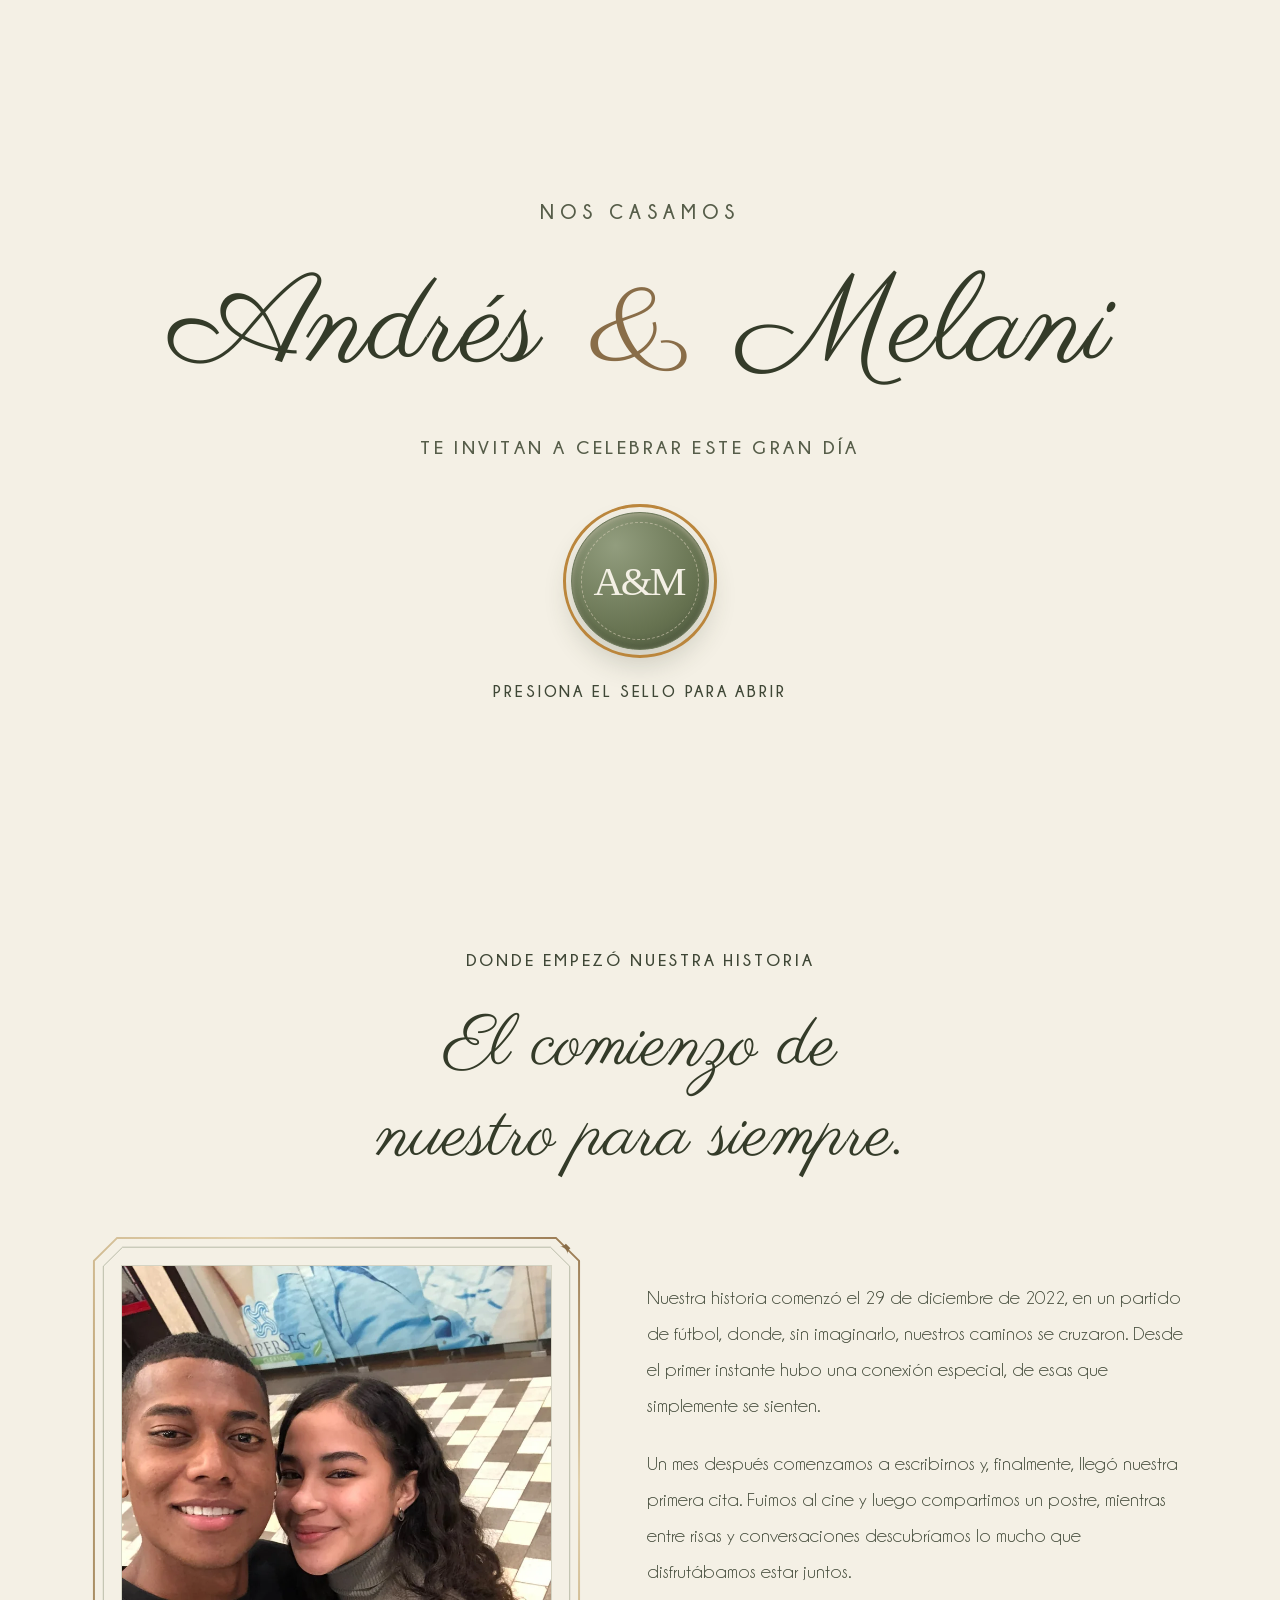
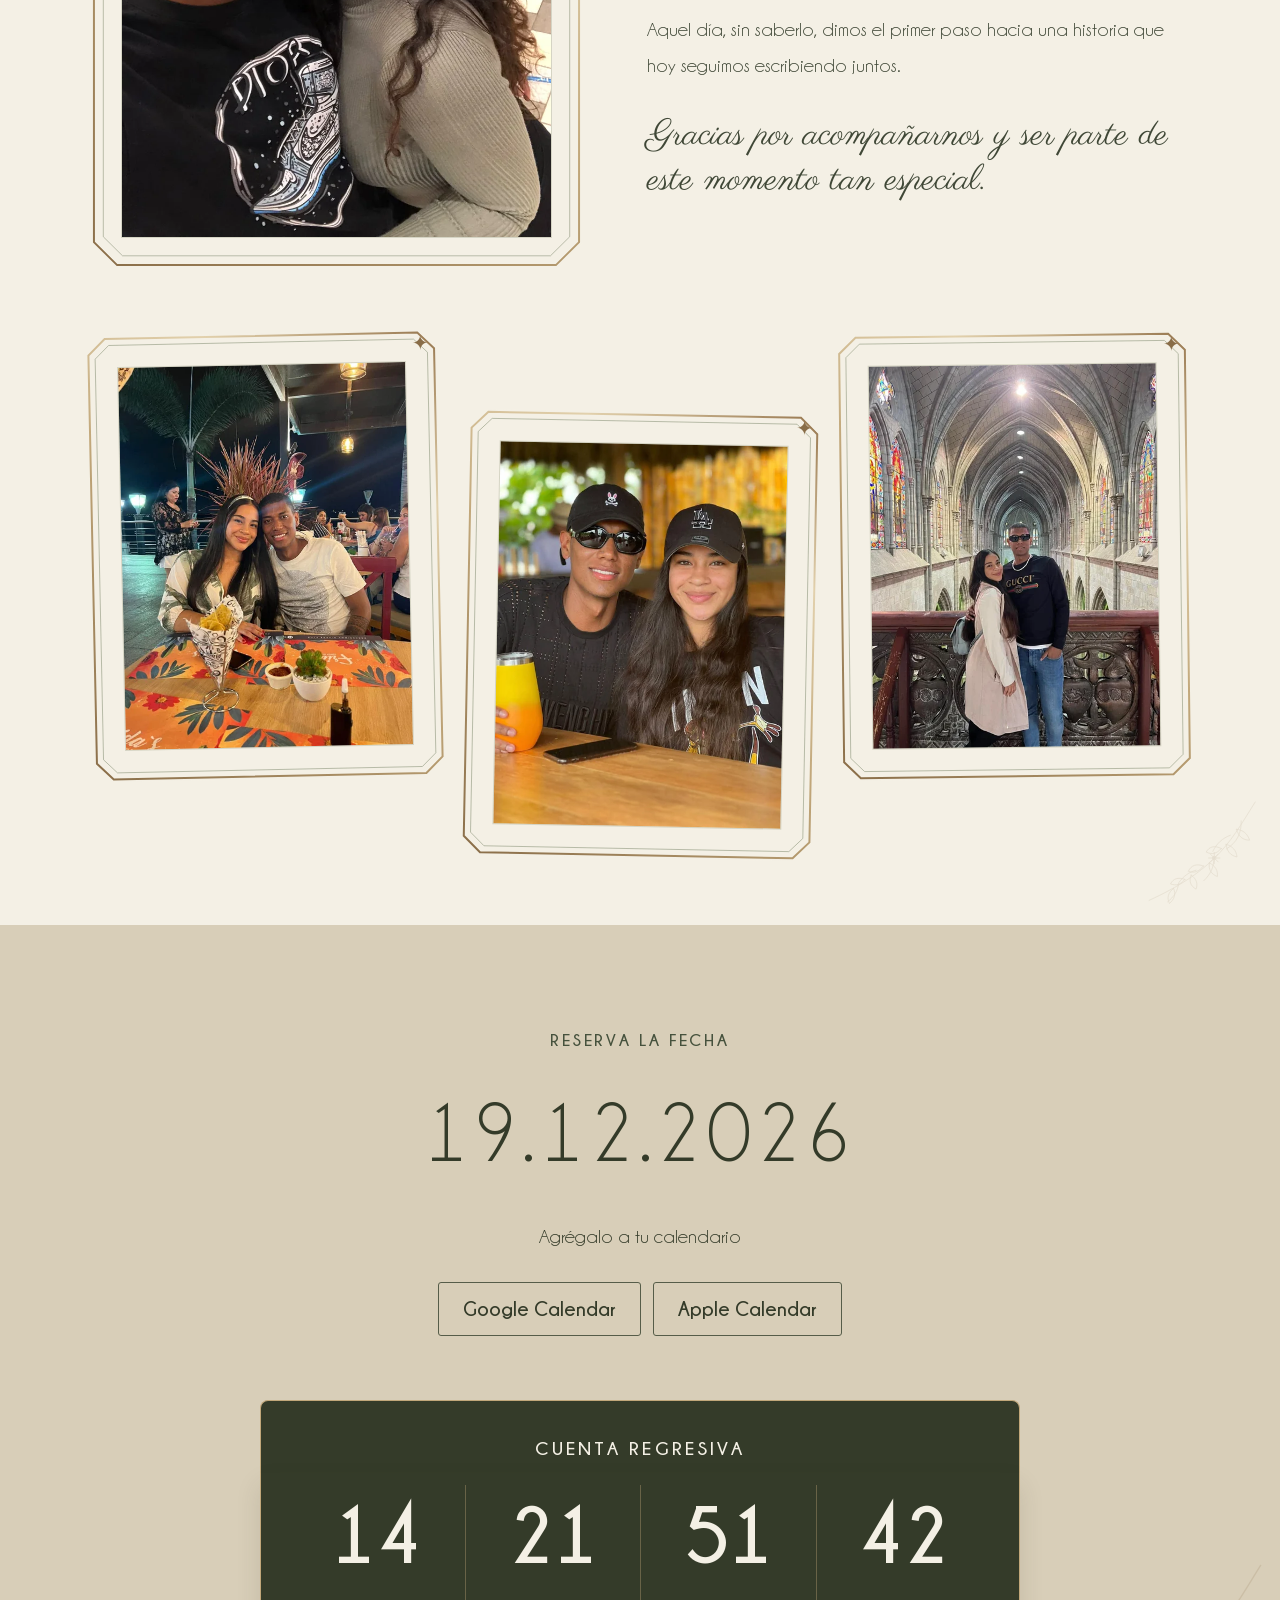
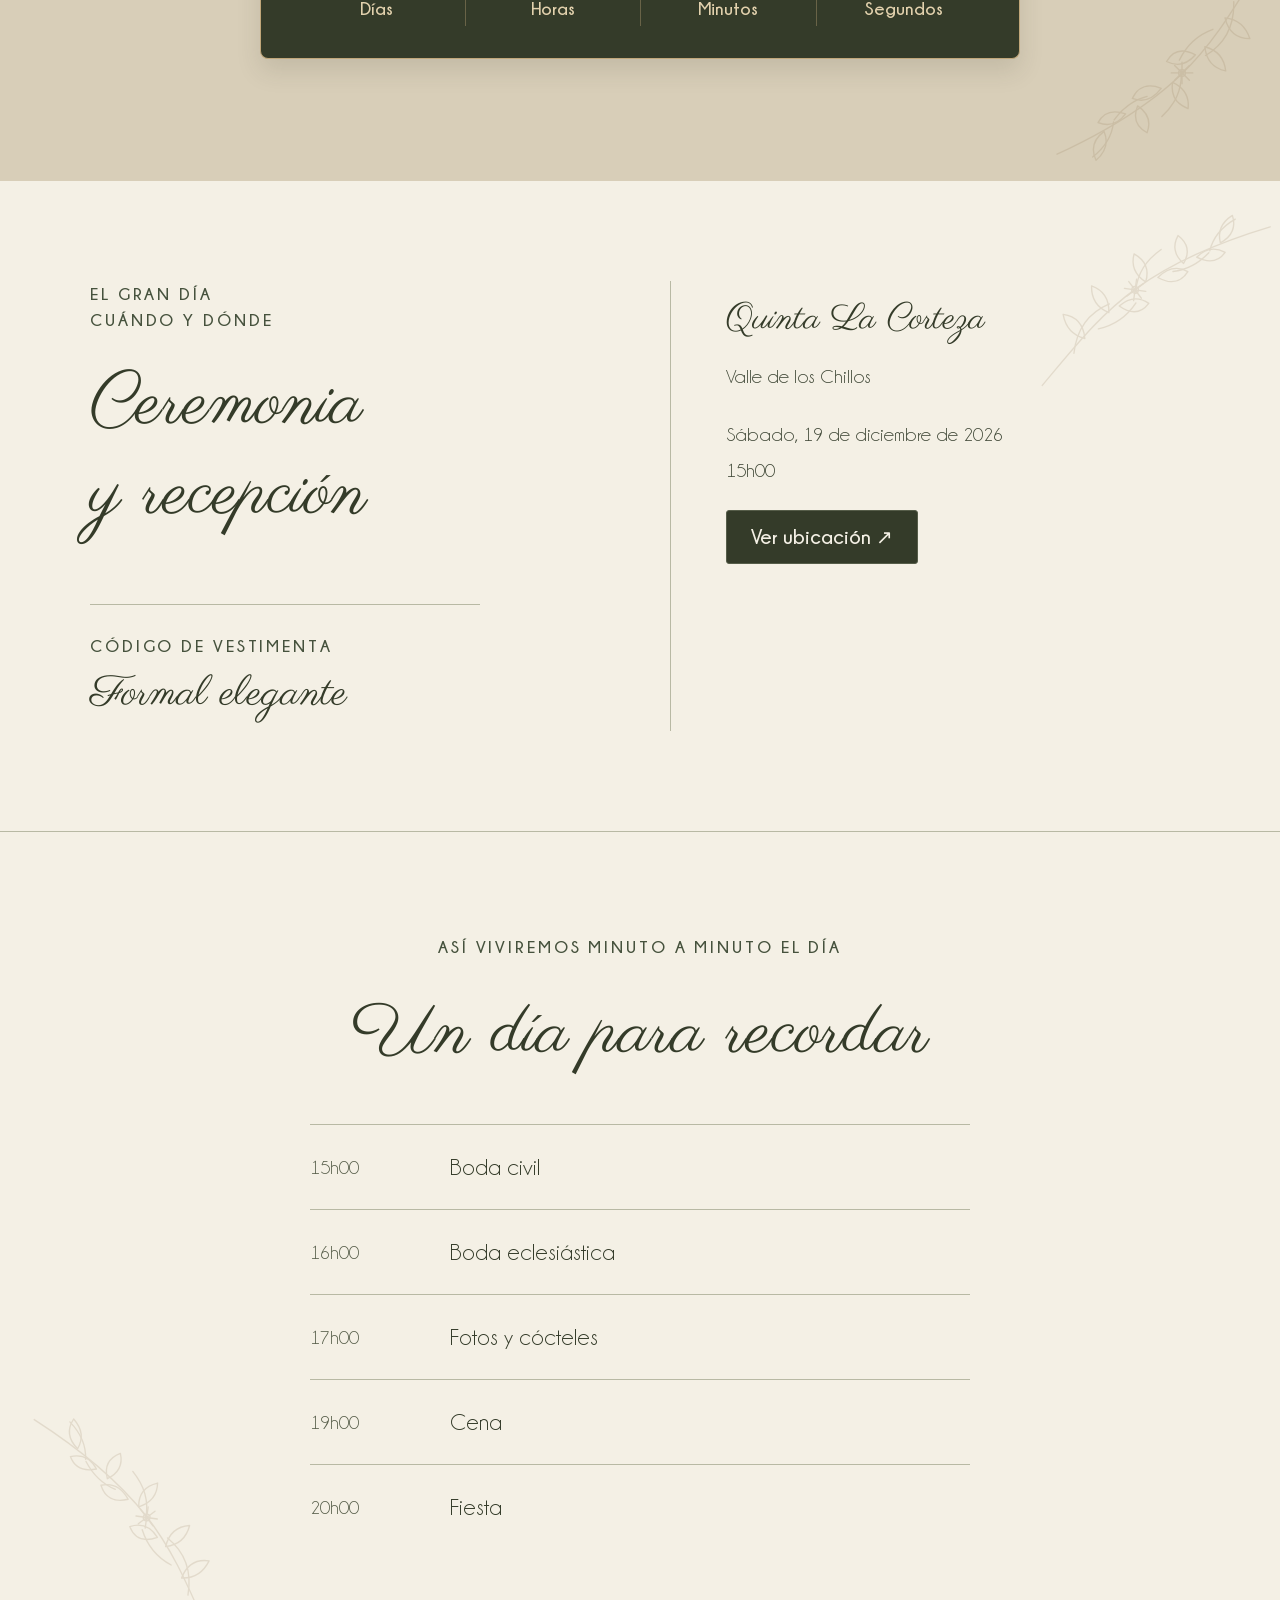
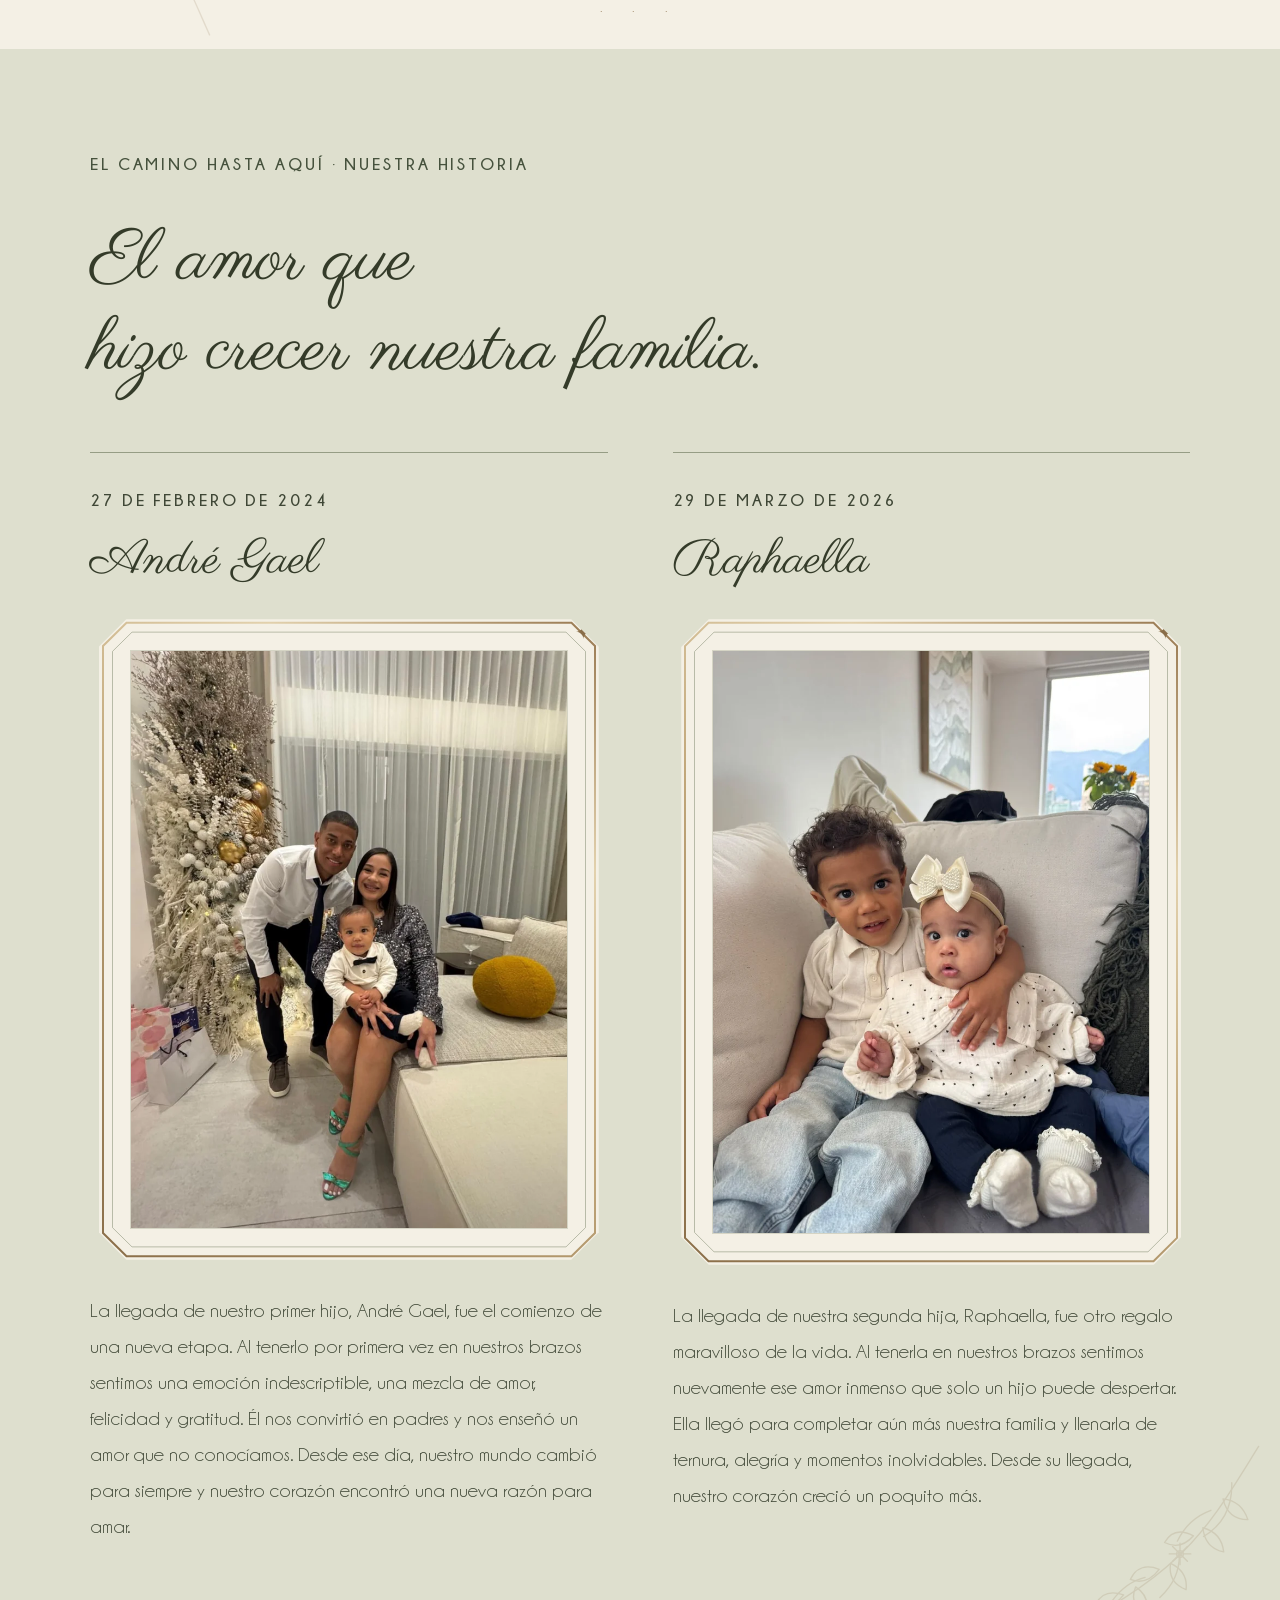
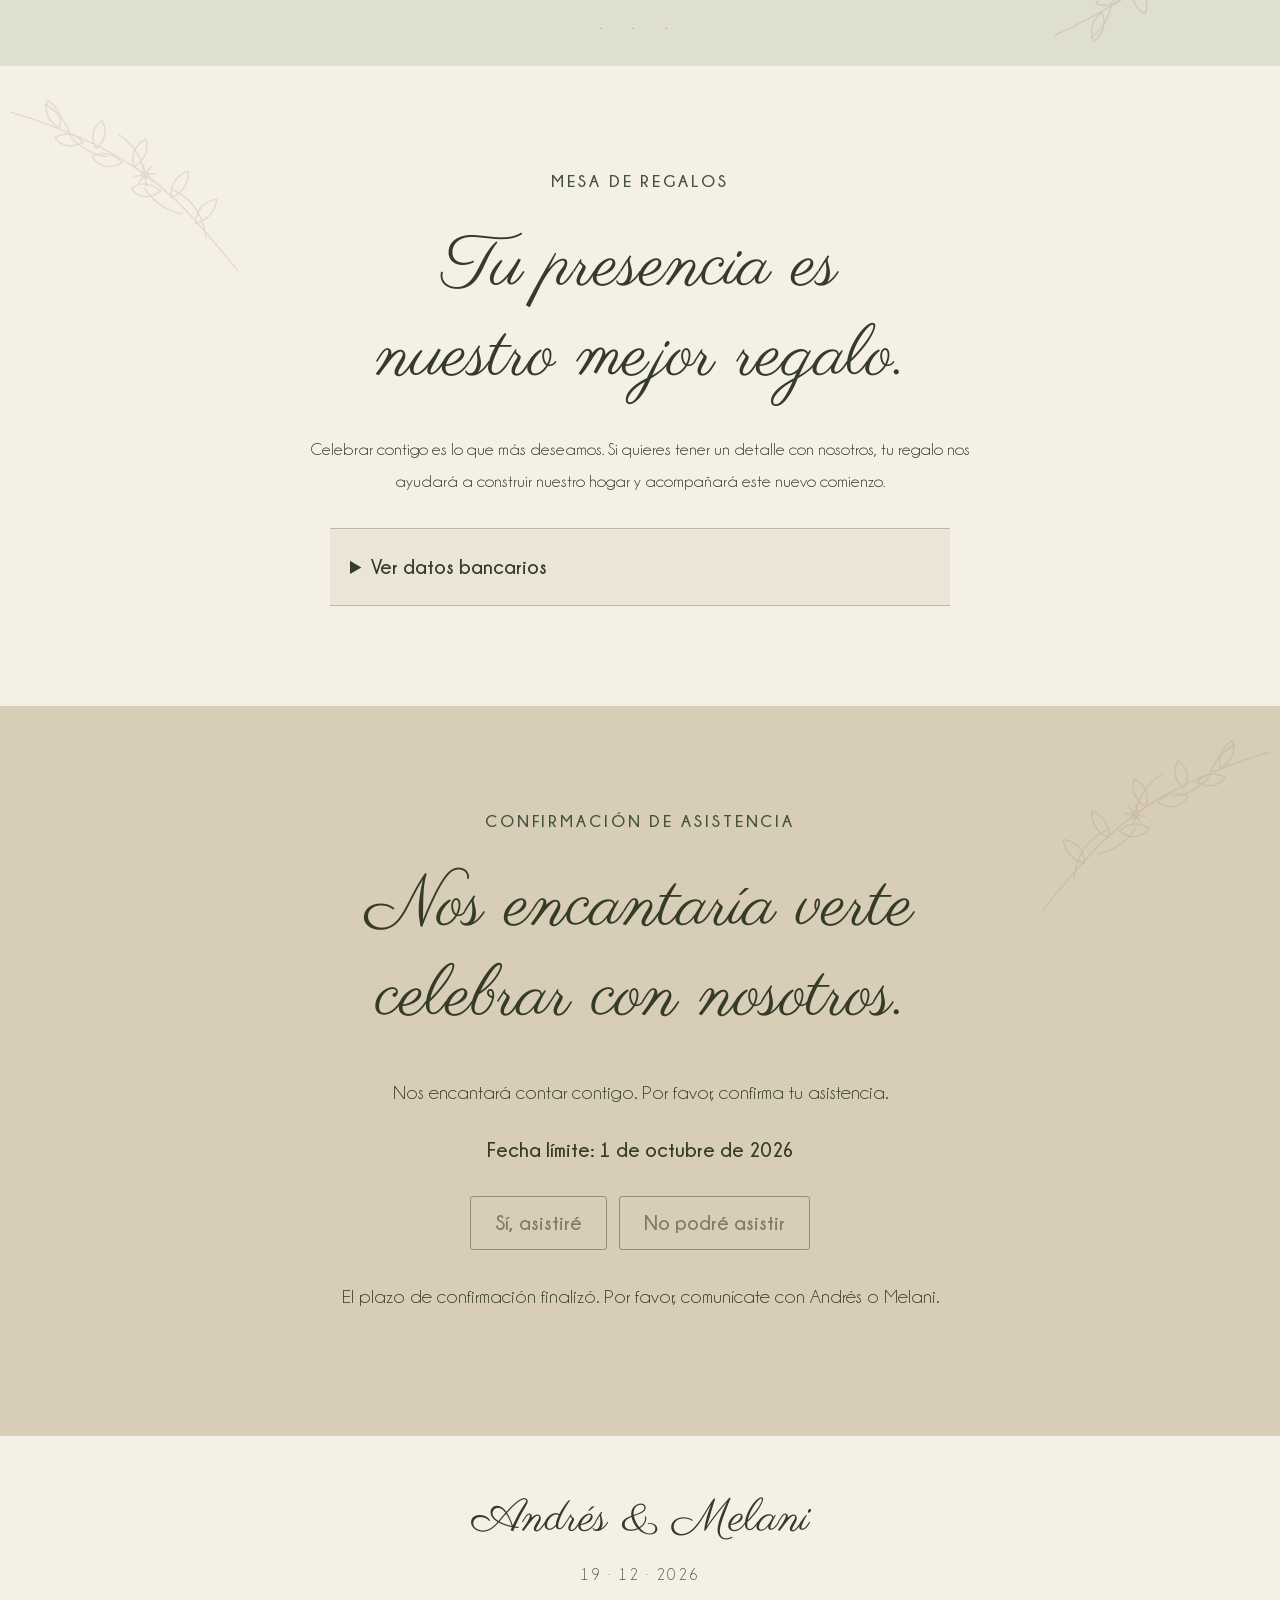
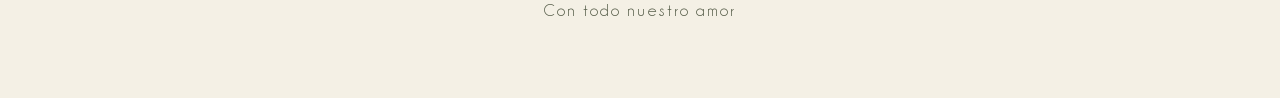
<file: index.html>
<!doctype html>
<html lang="es"><head><meta charset="utf-8"><meta name="viewport" content="width=device-width,initial-scale=1"><meta name="theme-color" content="#343b29"><meta name="description" content="Acompáñanos a celebrar la boda de Andrés y Melani, el 19 de diciembre de 2026."><title>Andrés & Melani · Nuestra boda</title><link rel="stylesheet" href="assets/styles.css"><link rel="stylesheet" href="assets/invitacion-extra.css"><script defer src="assets/config.js"></script><script defer src="assets/invitacion.js"></script><link rel="stylesheet" href="assets/identidad.css"></head>
<body class="invitation-page">
<dialog id="invitation-cover" class="invitation-cover" aria-labelledby="cover-names" aria-describedby="cover-hint">
  <div class="cover-content">
    <p class="cover-guest" data-guest hidden></p>
    <p class="eyebrow">Nos casamos</p>
    <h2 id="cover-names" class="cover-names">Andrés <span>&</span> Melani</h2>
    <p class="cover-subtitle">Te invitan a celebrar este gran día</p>
    <button type="button" class="wax-seal" id="open-invitation" aria-label="Abrir la invitación de Andrés y Melani" autofocus><span aria-hidden="true">A&M</span></button>
    <p id="cover-hint" class="cover-hint">Presiona el sello para abrir</p>
  </div>
</dialog>
<header class="topbar"><a href="index.html" class="monogram">A<i>&</i>M</a><nav><a href="#regalos" class="topbar-button">Mesa de regalos ↗</a><a href="#confirmar" class="topbar-button">Confirmar asistencia ↗</a></nav></header>
<main><section class="hero"><p class="eyebrow">Con todo nuestro amor · Nos casamos</p><p class="guest" data-guest hidden></p><h1>Andrés <span>&</span> Melani</h1><div class="hero-date">19 <i>/</i> 12 <i>/</i> 2026</div><p>Una historia de amor.<br>Una vida para compartir.</p><a class="text-link" href="#historia">Descubre nuestra historia ↓</a><div class="full-names">Alonso Andrés Martínez Tenorio<br>Melani Abigail Torres Juanazo</div></section>
<section id="historia" class="section story"><p class="eyebrow">Donde empezó nuestra historia</p><h2>El comienzo de<br><em>nuestro para siempre.</em></h2><div class="first-date-layout"><figure class="story-photo"><img src="assets/fotos/01-primera-cita-800.webp" srcset="assets/fotos/01-primera-cita-480.webp 480w, assets/fotos/01-primera-cita-800.webp 800w, assets/fotos/01-primera-cita-1200.webp 1200w" sizes="(max-width: 650px) calc(100vw - 48px), (max-width: 1000px) 44vw, 500px" width="1202" height="1600" alt="Andrés y Melani en su primera cita" loading="lazy" decoding="async"></figure><div class="prose"><p>Nuestra historia comenzó el 29 de diciembre de 2022, en un partido de fútbol, donde, sin imaginarlo, nuestros caminos se cruzaron. Desde el primer instante hubo una conexión especial, de esas que simplemente se sienten.</p><p>Un mes después comenzamos a escribirnos y, finalmente, llegó nuestra primera cita. Fuimos al cine y luego compartimos un postre, mientras entre risas y conversaciones descubríamos lo mucho que disfrutábamos estar juntos.</p><p>Aquel día, sin saberlo, dimos el primer paso hacia una historia que hoy seguimos escribiendo juntos.</p><p class="serif-note">Gracias por acompañarnos y ser parte de este momento tan especial.</p></div></div><div class="memories-gallery" aria-label="Recuerdos de nuestra historia"><figure class="story-photo"><img src="assets/fotos/02-historia-800.webp" srcset="assets/fotos/02-historia-480.webp 480w, assets/fotos/02-historia-800.webp 800w, assets/fotos/02-historia-1200.webp 1200w" sizes="(max-width: 650px) calc(100vw - 48px), (max-width: 1250px) 28vw, 350px" width="1200" height="1600" alt="Andrés y Melani compartiendo una salida" loading="lazy" decoding="async"></figure><figure class="story-photo"><img src="assets/fotos/03-historia-800.webp" srcset="assets/fotos/03-historia-480.webp 480w, assets/fotos/03-historia-800.webp 800w, assets/fotos/03-historia-1200.webp 1200w" sizes="(max-width: 650px) calc(100vw - 48px), (max-width: 1250px) 28vw, 350px" width="1200" height="1600" alt="Un recuerdo de Andrés y Melani juntos" loading="lazy" decoding="async"></figure><figure class="story-photo"><img src="assets/fotos/04-historia-800.webp" srcset="assets/fotos/04-historia-480.webp 480w, assets/fotos/04-historia-800.webp 800w, assets/fotos/04-historia-1200.webp 1200w" sizes="(max-width: 650px) calc(100vw - 48px), (max-width: 1250px) 28vw, 350px" width="1200" height="1600" alt="Andrés y Melani en una visita a una iglesia" loading="lazy" decoding="async"></figure></div></section>
<section class="date-panel section"><p class="eyebrow">Reserva la fecha</p><h2>19.12.2026</h2><p>Agrégalo a tu calendario</p><div class="actions"><a class="button" data-google-calendar target="_blank" rel="noopener">Google Calendar</a><button data-apple-calendar>Apple Calendar</button></div><p class="eyebrow countdown-title">Cuenta regresiva</p><div class="countdown" data-countdown aria-label="Tiempo para la boda"></div><p data-countdown-message aria-live="polite"></p></section>
<section class="section venue"><div class="venue-heading"><p class="eyebrow">El gran día<br>Cuándo y dónde</p><h2>Ceremonia<br><em>y recepción</em></h2><div class="dress"><p class="eyebrow">Código de vestimenta</p><p class="serif-note">Formal elegante</p></div></div><div class="venue-details"><h3>Quinta La Corteza</h3><p>Valle de los Chillos</p><p>Sábado, 19 de diciembre de 2026<br>15h00</p><a class="button dark" data-map target="_blank" rel="noopener">Ver ubicación ↗</a></div></section>
<section class="section schedule"><p class="eyebrow">Así viviremos minuto a minuto el día</p><h2>Un día para recordar</h2><ol class="timeline"><li><time>15h00</time><span>Boda civil</span></li><li><time>16h00</time><span>Boda eclesiástica</span></li><li><time>17h00</time><span>Fotos y cócteles</span></li><li><time>19h00</time><span>Cena</span></li><li><time>20h00</time><span>Fiesta</span></li></ol></section>
<section class="section family"><p class="eyebrow">El camino hasta aquí · Nuestra historia</p><h2>El amor que<br><em>hizo crecer nuestra familia.</em></h2><article><p class="eyebrow">27 de febrero de 2024</p><h3>André Gael</h3><figure class="story-photo"><img src="assets/fotos/05-familia-800.webp" srcset="assets/fotos/05-familia-480.webp 480w, assets/fotos/05-familia-800.webp 800w, assets/fotos/05-familia-1200.webp 1200w" sizes="(max-width: 650px) calc(100vw - 48px), (max-width: 1000px) 44vw, 500px" width="1210" height="1600" alt="Andrés y Melani junto a André Gael" loading="lazy" decoding="async"></figure><p>La llegada de nuestro primer hijo, André Gael, fue el comienzo de una nueva etapa. Al tenerlo por primera vez en nuestros brazos sentimos una emoción indescriptible, una mezcla de amor, felicidad y gratitud. Él nos convirtió en padres y nos enseñó un amor que no conocíamos. Desde ese día, nuestro mundo cambió para siempre y nuestro corazón encontró una nueva razón para amar.</p></article><article><p class="eyebrow">29 de marzo de 2026</p><h3>Raphaella</h3><figure class="story-photo"><img src="assets/fotos/06-hijos-800.webp" srcset="assets/fotos/06-hijos-480.webp 480w, assets/fotos/06-hijos-800.webp 800w, assets/fotos/06-hijos-1200.webp 1200w" sizes="(max-width: 650px) calc(100vw - 48px), (max-width: 1000px) 44vw, 500px" width="1200" height="1600" alt="André Gael y Raphaella juntos" loading="lazy" decoding="async"></figure><p>La llegada de nuestra segunda hija, Raphaella, fue otro regalo maravilloso de la vida. Al tenerla en nuestros brazos sentimos nuevamente ese amor inmenso que solo un hijo puede despertar. Ella llegó para completar aún más nuestra familia y llenarla de ternura, alegría y momentos inolvidables. Desde su llegada, nuestro corazón creció un poquito más.</p></article></section>
<section id="regalos" class="section gifts"><p class="eyebrow">Mesa de regalos</p><h2>Tu presencia es<br><em>nuestro mejor regalo.</em></h2><p class="gift-message">Celebrar contigo es lo que más deseamos. Si quieres tener un detalle con nosotros, tu regalo nos ayudará a construir nuestro hogar y acompañará este nuevo comienzo.</p><details><summary>Ver datos bancarios</summary><dl><dt>Banco</dt><dd>Pichincha</dd><dt>Tipo de cuenta</dt><dd>Ahorros</dd><dt>Número de cuenta</dt><dd>2214572931</dd><dt>Titular</dt><dd>Melani Torres</dd><dt>Cédula</dt><dd>0940584212</dd></dl><button data-copy-account>Copiar número de cuenta</button><p data-copy-status role="status"></p></details></section>
<section id="confirmar" class="section rsvp"><p class="eyebrow">Confirmación de asistencia</p><h2>Nos encantaría verte<br><em>celebrar con nosotros.</em></h2><p data-guest hidden></p><p data-seats hidden></p><p>Nos encantará contar contigo. Por favor, confirma tu asistencia.</p><p><strong>Fecha límite: 1 de octubre de 2026</strong></p><div class="actions"><button data-rsvp="si" disabled>Sí, asistiré</button><button data-rsvp="no" disabled>No podré asistir</button></div><p id="rsvp-status" role="status">Las confirmaciones estarán disponibles próximamente.</p></section></main><footer>Andrés & Melani <span>19 · 12 · 2026</span><p>Con todo nuestro amor</p></footer></body></html>
</file>
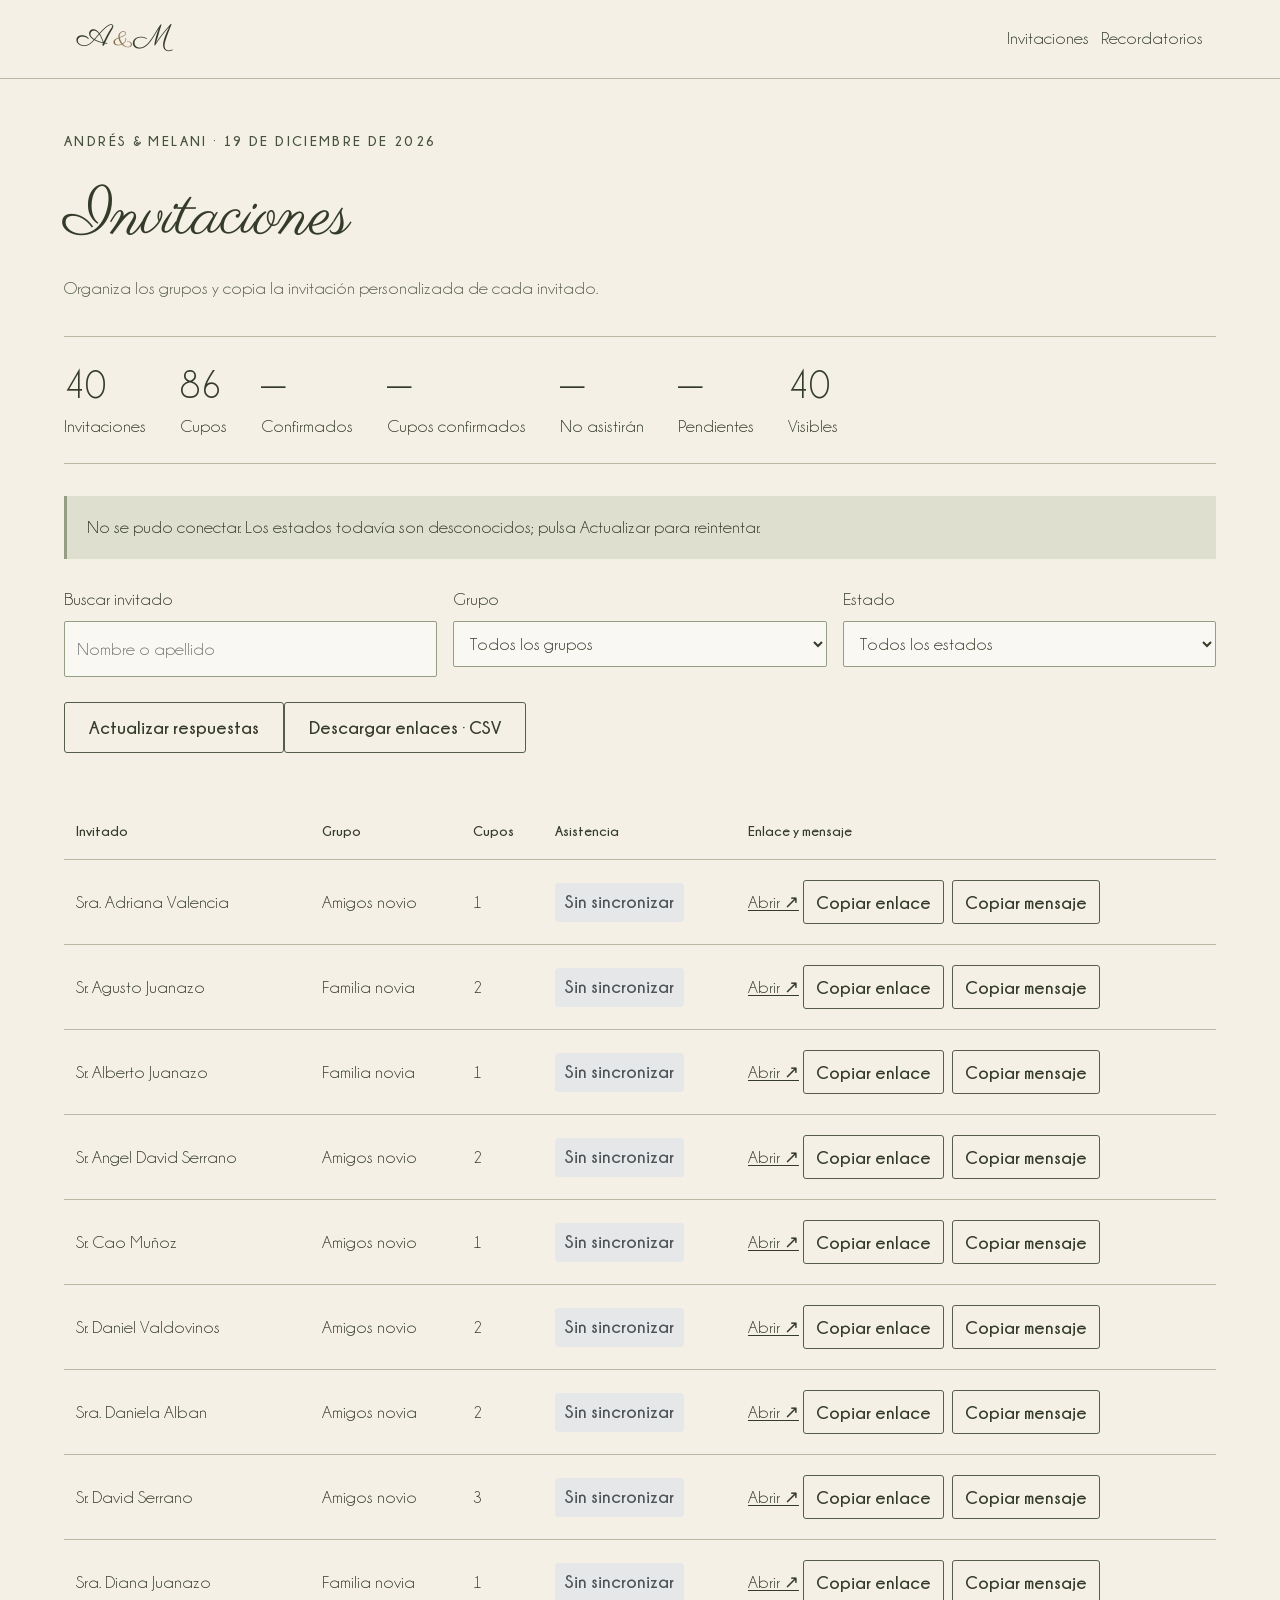
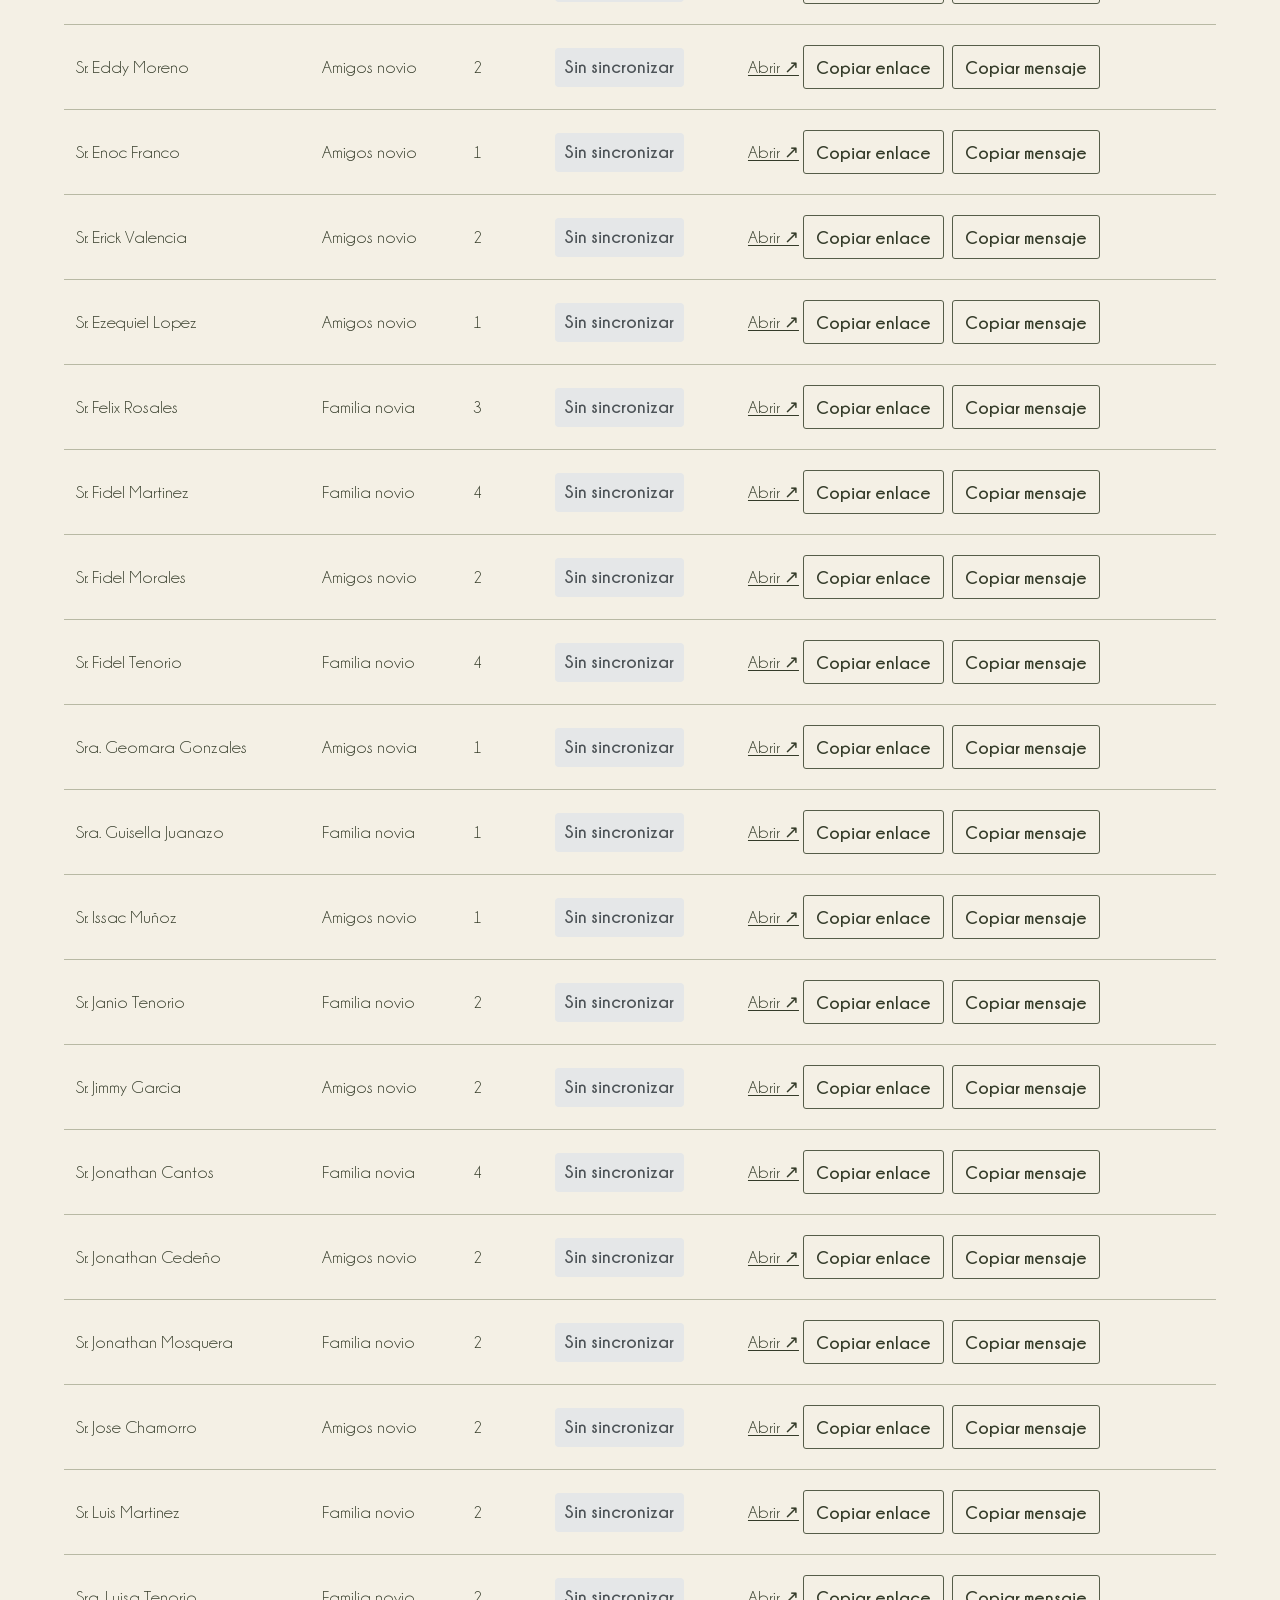
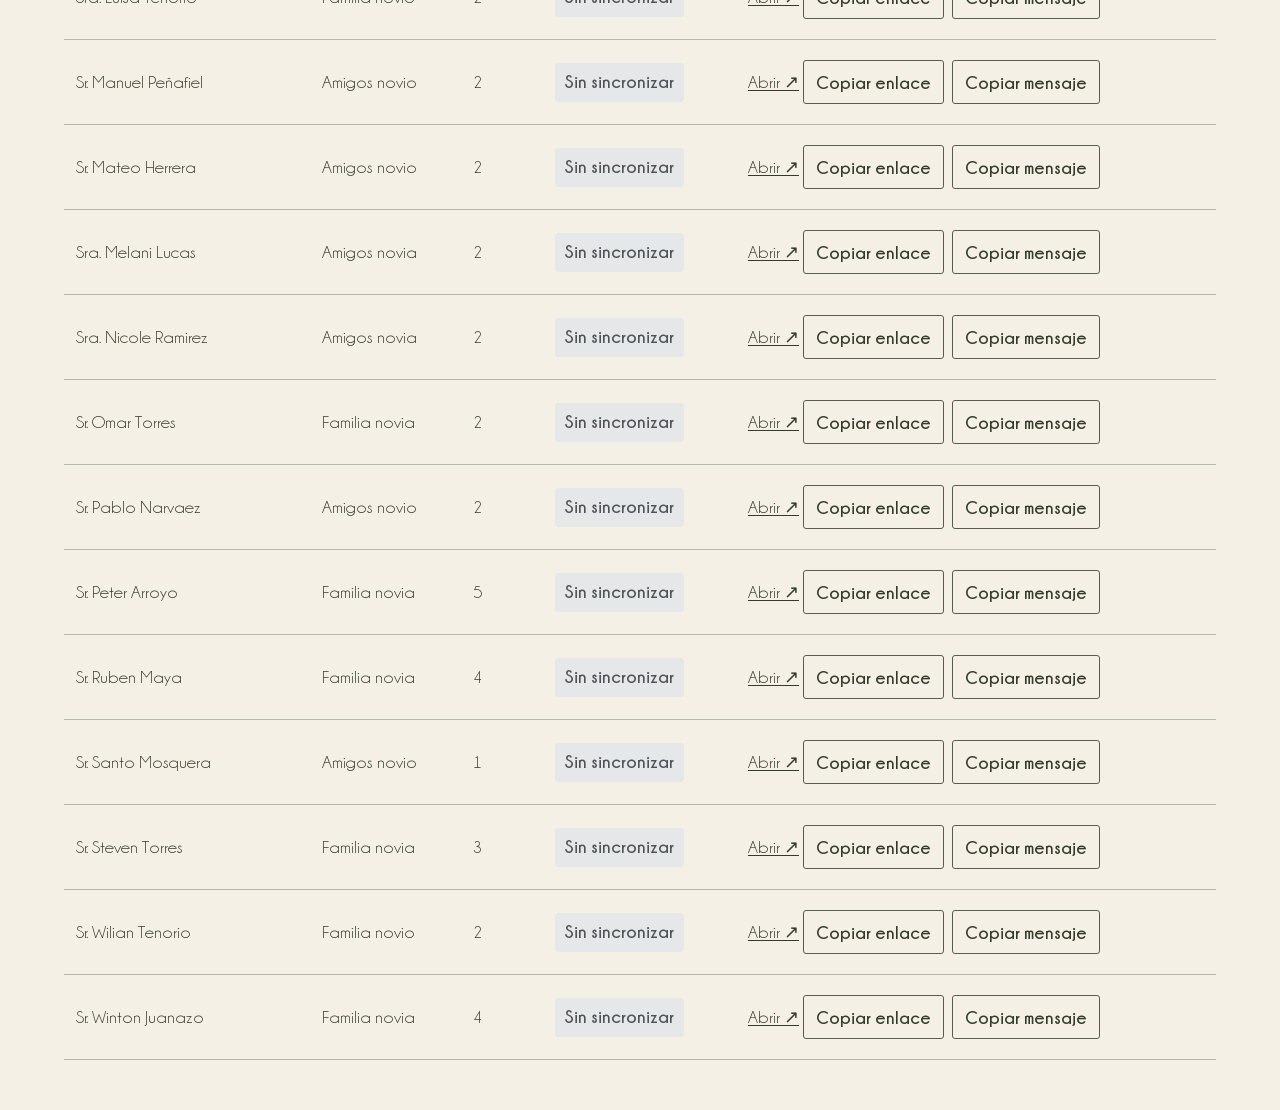
<file: invitados.html>
<!doctype html><html lang="es"><head><meta charset="utf-8"><meta name="viewport" content="width=device-width,initial-scale=1"><meta name="robots" content="noindex,nofollow"><title>Invitados · Andrés & Melani</title><link rel="stylesheet" href="assets/styles.css"><script defer src="assets/config.js"></script><script defer src="assets/invitados-data.js"></script><script defer src="assets/panel.js"></script><link rel="stylesheet" href="assets/identidad.css"></head><body class="admin" data-mode="invitacion"><header class="topbar"><a class="monogram" href="index.html">A<i>&</i>M</a><nav><a href="invitados.html" aria-current="page">Invitaciones</a><a href="recordatorio-invitados.html">Recordatorios</a></nav></header><main><p class="eyebrow">Andrés & Melani · 19 de diciembre de 2026</p><h1>Invitaciones</h1><p class="intro">Organiza los grupos y copia la invitación personalizada de cada invitado.</p><div class="stats"><div><strong data-total>0</strong>Invitaciones</div><div><strong data-seats-total>0</strong>Cupos</div><div><strong id="stat-si">—</strong>Confirmados</div><div><strong id="stat-seats-si">—</strong>Cupos confirmados</div><div><strong id="stat-no">—</strong>No asistirán</div><div><strong id="stat-pending">—</strong>Pendientes</div><div><strong data-visible>0</strong>Visibles</div></div><p class="notice" data-notice role="status"></p><div class="filters"><label>Buscar invitado<input id="search" type="search" placeholder="Nombre o apellido"></label><label>Grupo<select id="group"><option value="">Todos los grupos</option></select></label><label>Estado<select id="response-filter"><option value="">Todos los estados</option><option value="pendiente">Pendiente</option><option value="si">Confirmado</option><option value="no">No asistirá</option></select></label></div><button id="refresh" type="button">Actualizar respuestas</button><button id="export" disabled>Descargar enlaces · CSV</button><p class="status" id="panel-status" role="status"></p><div class="empty" id="empty"><h2>Tu lista comienza aquí</h2><p>Aún no hay invitados registrados. Cuando agregues la lista, aquí aparecerán sus enlaces personalizados.</p><a href="index.html">Ver invitación general ↗</a></div><div class="table-wrap" id="table-wrap" hidden><table><thead><tr><th>Invitado</th><th>Grupo</th><th>Cupos</th><th>Asistencia</th><th>Enlace y mensaje</th></tr></thead><tbody id="rows"></tbody></table></div></main></body></html>
</file>
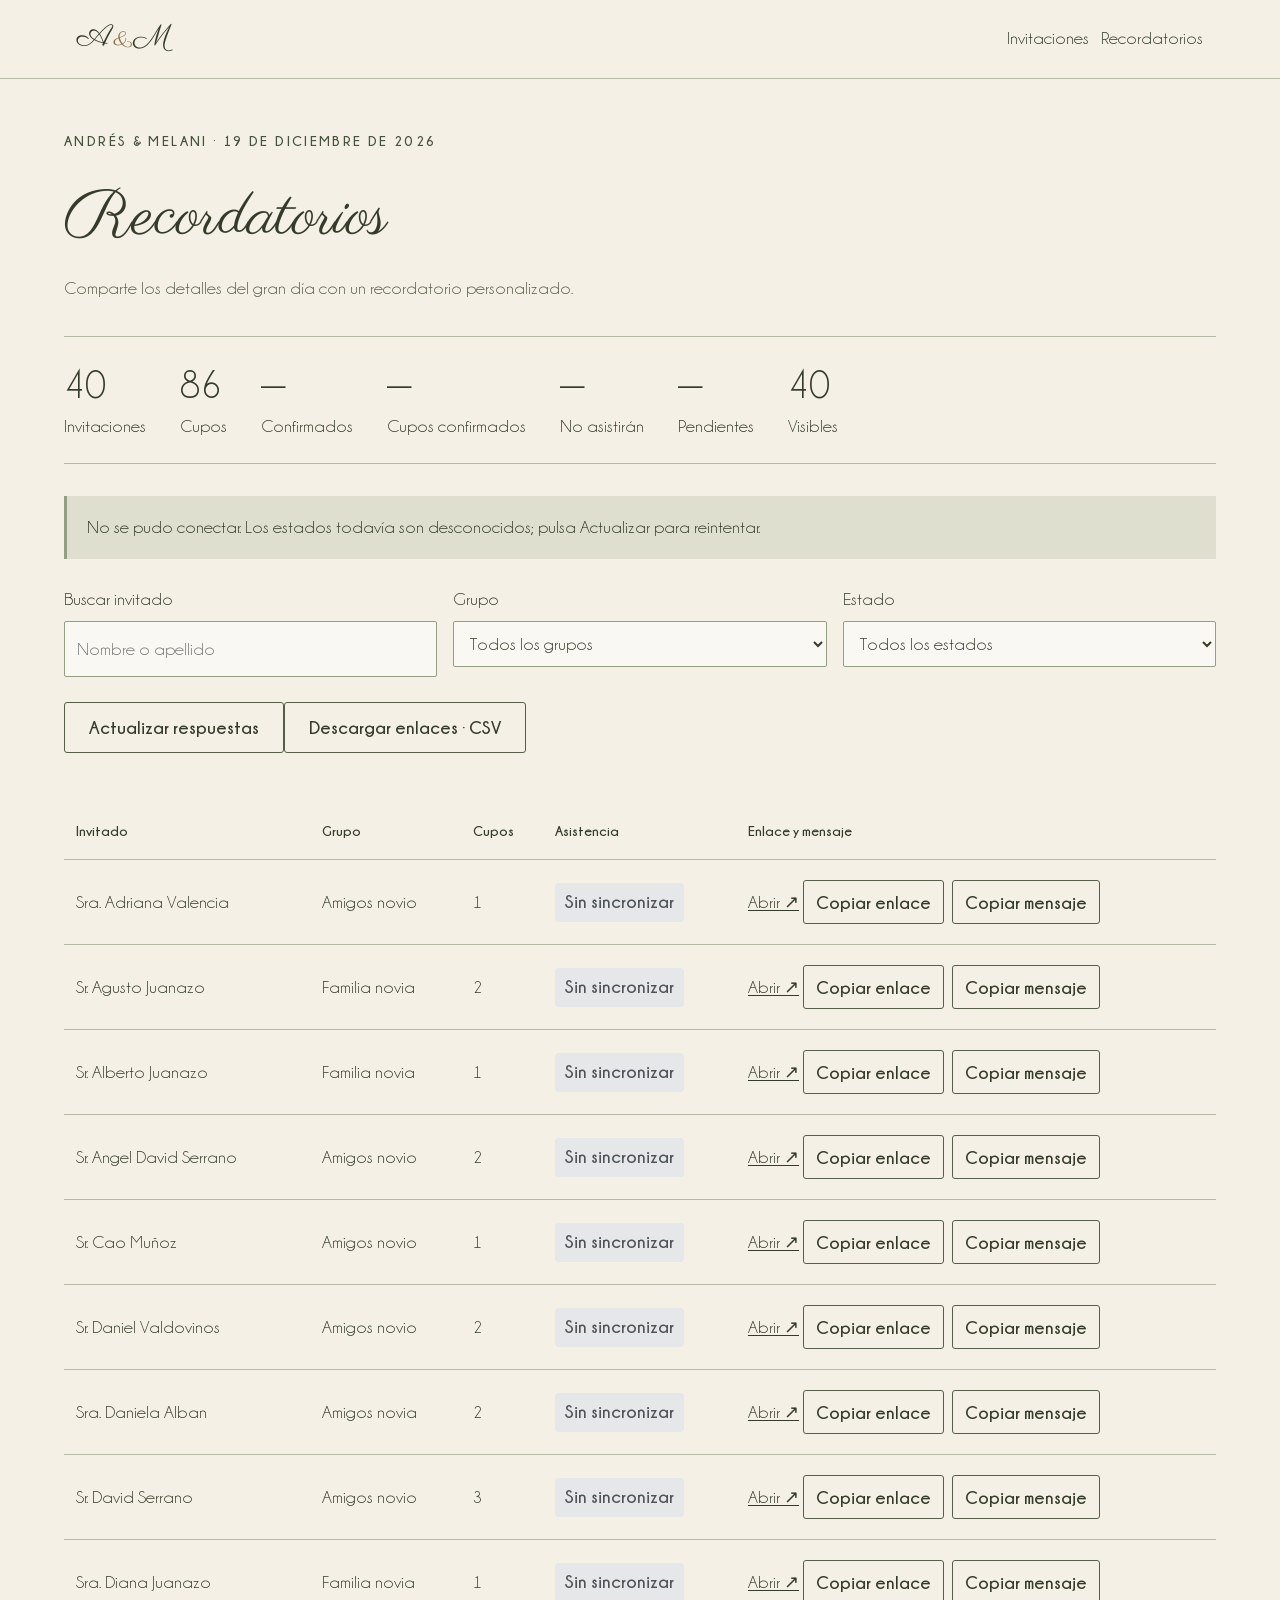
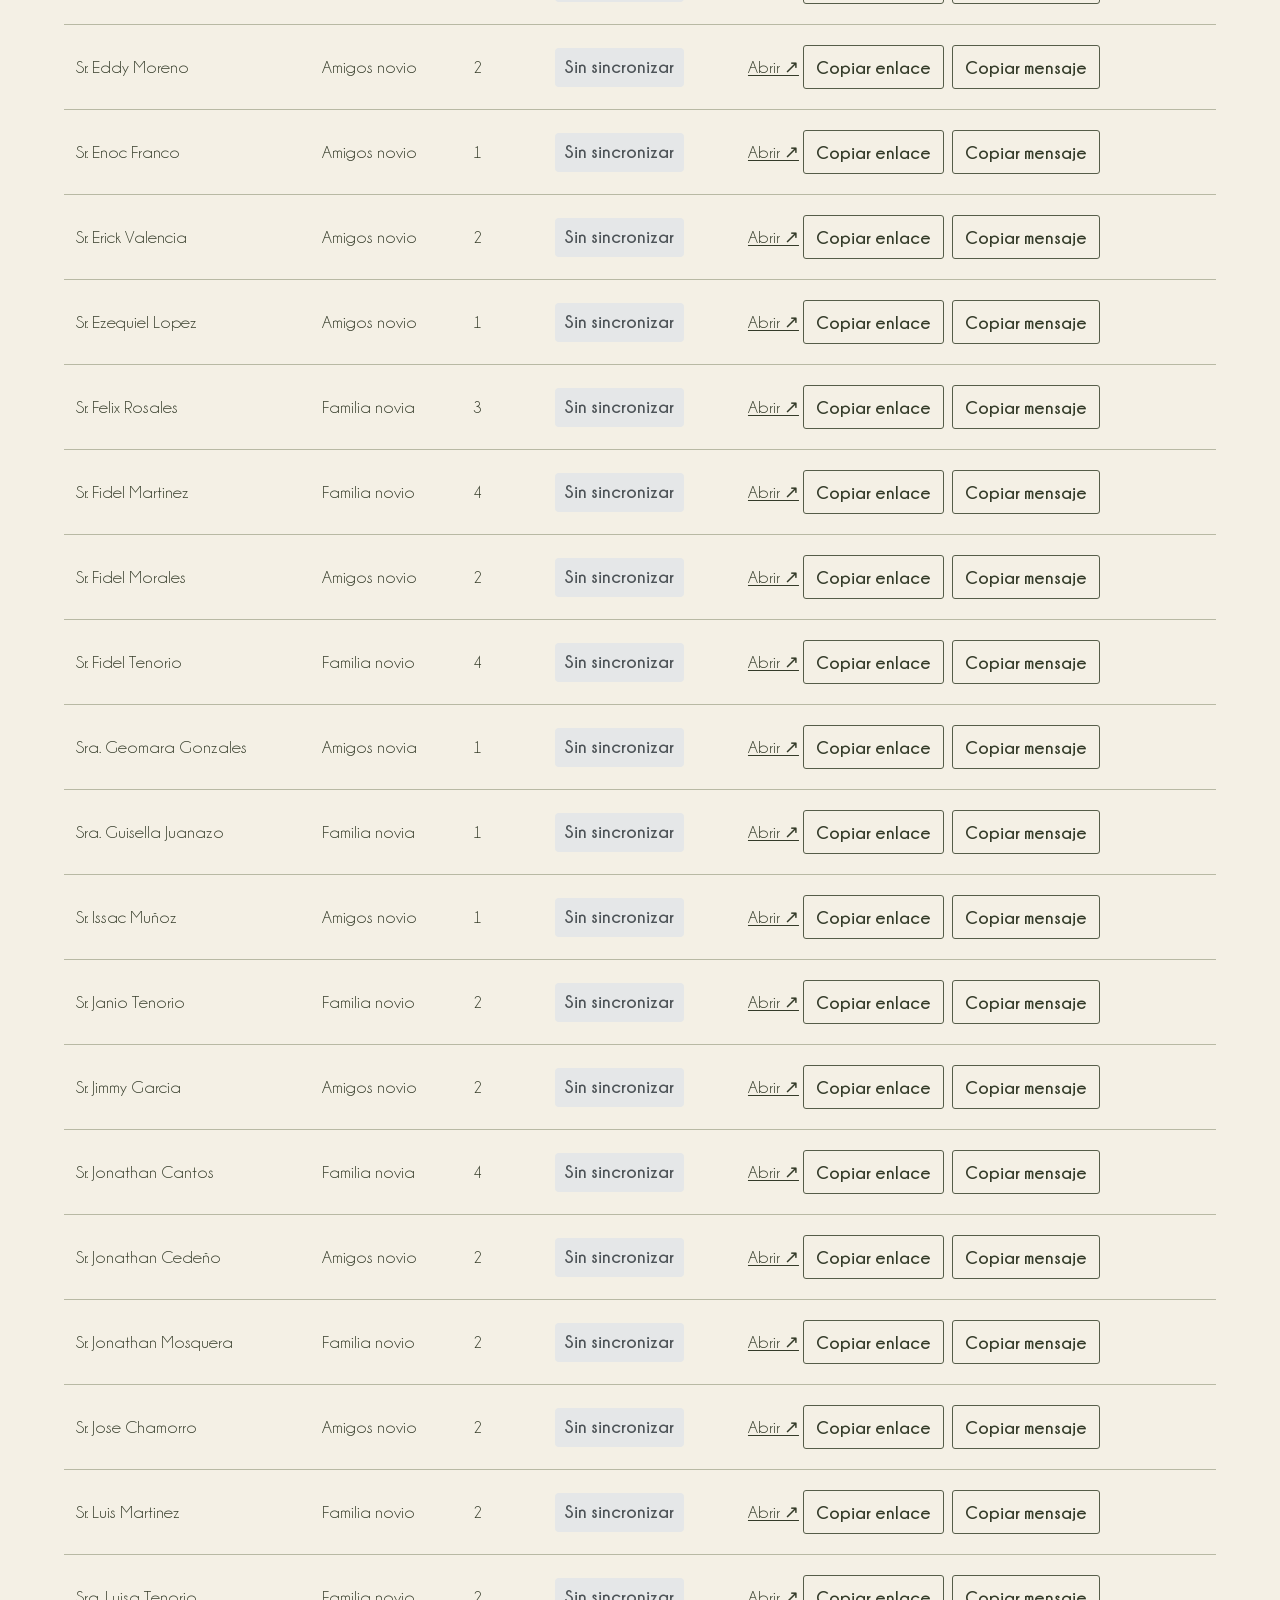
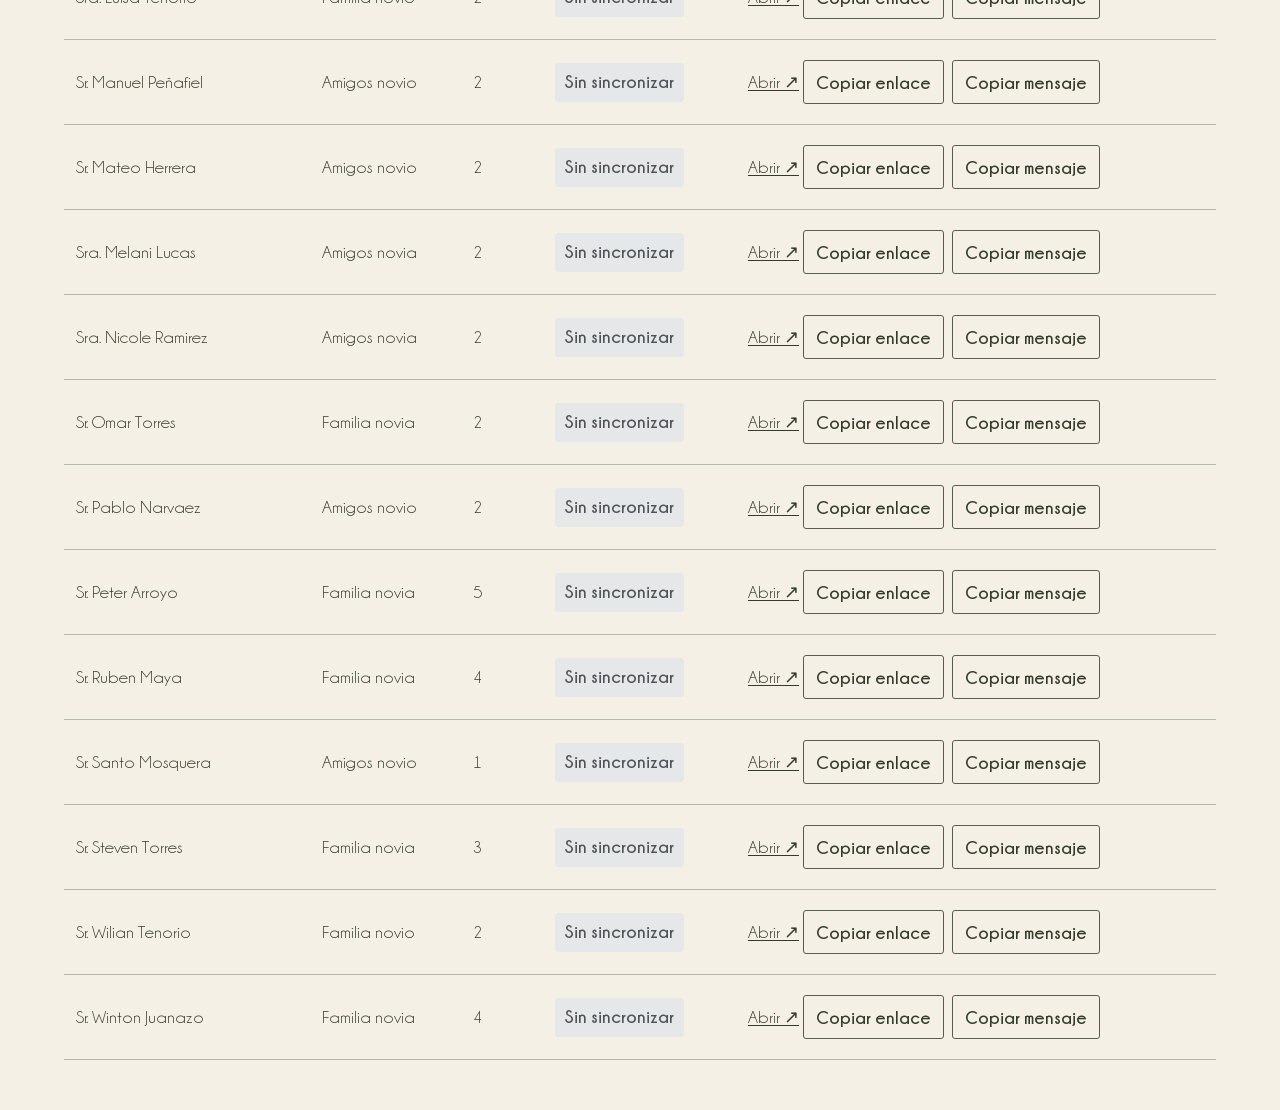
<file: recordatorio-invitados.html>
<!doctype html><html lang="es"><head><meta charset="utf-8"><meta name="viewport" content="width=device-width,initial-scale=1"><meta name="robots" content="noindex,nofollow"><title>Recordatorios · Andrés & Melani</title><link rel="stylesheet" href="assets/styles.css"><script defer src="assets/config.js"></script><script defer src="assets/invitados-data.js"></script><script defer src="assets/panel.js"></script><link rel="stylesheet" href="assets/identidad.css"></head><body class="admin" data-mode="recordatorio"><header class="topbar"><a class="monogram" href="index.html">A<i>&</i>M</a><nav><a href="invitados.html">Invitaciones</a><a href="recordatorio-invitados.html" aria-current="page">Recordatorios</a></nav></header><main><p class="eyebrow">Andrés & Melani · 19 de diciembre de 2026</p><h1>Recordatorios</h1><p class="intro">Comparte los detalles del gran día con un recordatorio personalizado.</p><div class="stats"><div><strong data-total>0</strong>Invitaciones</div><div><strong data-seats-total>0</strong>Cupos</div><div><strong id="stat-si">—</strong>Confirmados</div><div><strong id="stat-seats-si">—</strong>Cupos confirmados</div><div><strong id="stat-no">—</strong>No asistirán</div><div><strong id="stat-pending">—</strong>Pendientes</div><div><strong data-visible>0</strong>Visibles</div></div><p class="notice" data-notice role="status"></p><div class="filters"><label>Buscar invitado<input id="search" type="search" placeholder="Nombre o apellido"></label><label>Grupo<select id="group"><option value="">Todos los grupos</option></select></label><label>Estado<select id="response-filter"><option value="">Todos los estados</option><option value="pendiente">Pendiente</option><option value="si">Confirmado</option><option value="no">No asistirá</option></select></label></div><button id="refresh" type="button">Actualizar respuestas</button><button id="export" disabled>Descargar enlaces · CSV</button><p class="status" id="panel-status" role="status"></p><div class="empty" id="empty"><h2>Todo listo para tu lista</h2><p>Los invitados que agregues a la lista compartida aparecerán también aquí, con su enlace de recordatorio.</p><a href="recordatorio.html">Ver recordatorio general ↗</a></div><div class="table-wrap" id="table-wrap" hidden><table><thead><tr><th>Invitado</th><th>Grupo</th><th>Cupos</th><th>Asistencia</th><th>Enlace y mensaje</th></tr></thead><tbody id="rows"></tbody></table></div></main></body></html>
</file>
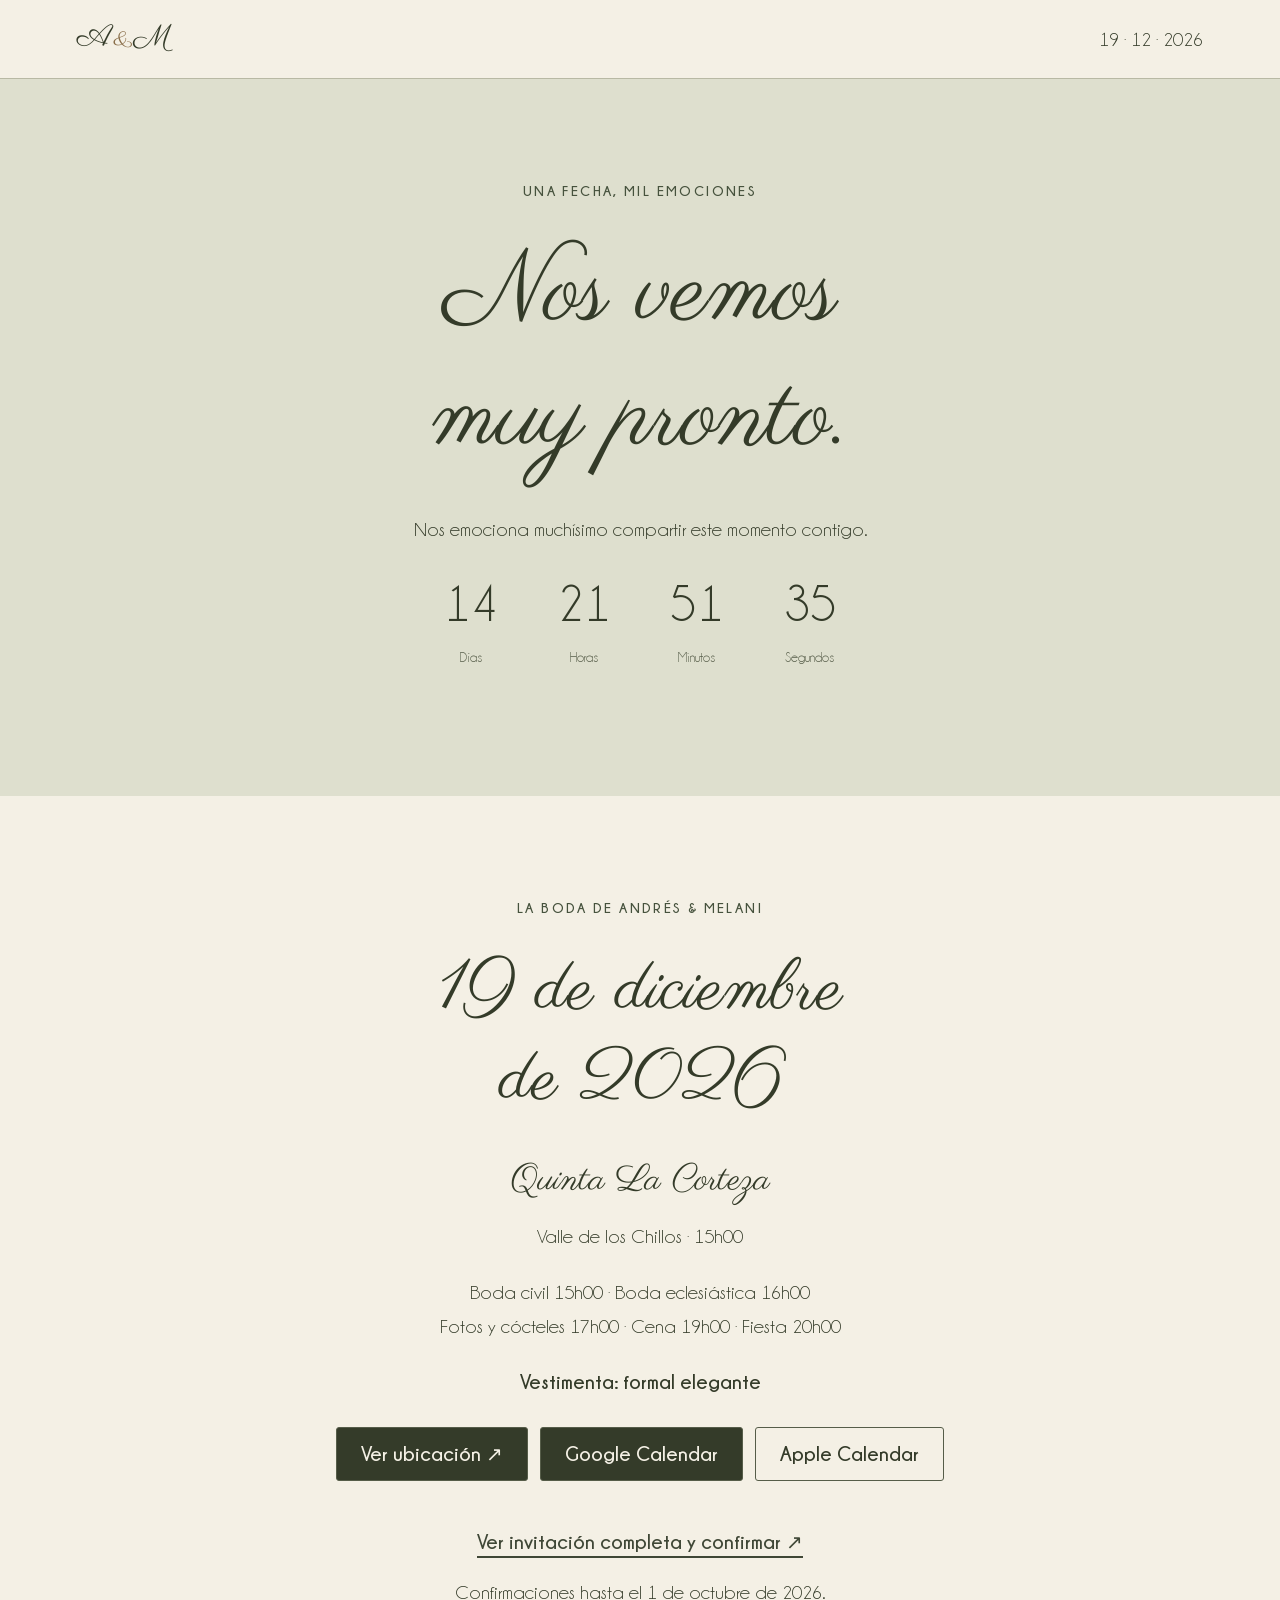
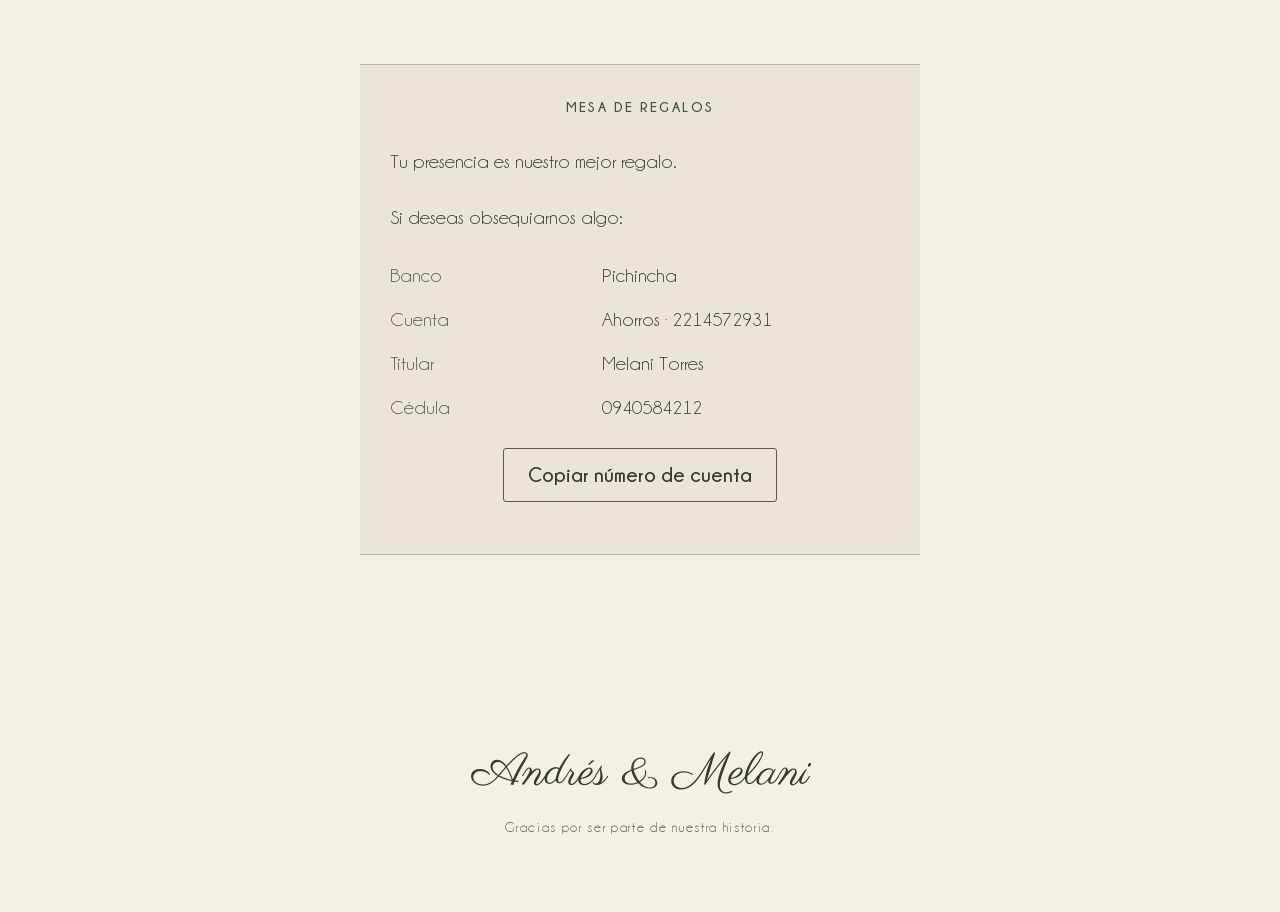
<file: recordatorio.html>
<!doctype html><html lang="es"><head><meta charset="utf-8"><meta name="viewport" content="width=device-width,initial-scale=1"><meta name="theme-color" content="#343b29"><title>Andrés & Melani · Recordatorio</title><link rel="stylesheet" href="assets/styles.css"><script defer src="assets/config.js"></script><script defer src="assets/invitacion.js"></script><link rel="stylesheet" href="assets/identidad.css"></head><body class="reminder"><header class="topbar"><a class="monogram" href="index.html">A<i>&</i>M</a><span>19 · 12 · 2026</span></header><main><section class="section reminder-intro"><p class="eyebrow">Una fecha, mil emociones</p><h1>Nos vemos<br><em>muy pronto.</em></h1><p class="guest" data-guest hidden></p><p>Nos emociona muchísimo compartir este momento contigo.</p><div class="countdown" data-countdown></div><p data-countdown-message aria-live="polite"></p></section><section class="section reminder-card"><p class="eyebrow">La boda de Andrés & Melani</p><h2>19 de diciembre<br>de 2026</h2><h3>Quinta La Corteza</h3><p>Valle de los Chillos · 15h00</p><p>Boda civil 15h00 · Boda eclesiástica 16h00<br>Fotos y cócteles 17h00 · Cena 19h00 · Fiesta 20h00</p><p><strong>Vestimenta: formal elegante</strong></p><p data-seats hidden></p><div class="actions"><a class="button dark" data-map target="_blank" rel="noopener">Ver ubicación ↗</a><a class="button dark" data-google-calendar target="_blank" rel="noopener">Google Calendar</a><button data-apple-calendar>Apple Calendar</button></div><a class="text-link" data-full-invite href="index.html">Ver invitación completa y confirmar ↗</a><p>Confirmaciones hasta el 1 de octubre de 2026.</p></section></main><footer>Andrés & Melani<p>Gracias por ser parte de nuestra historia.</p></footer></body></html>
</file>
<file: assets/styles.css>
:root{--ink:#343b29;--paper:#f4f0e5;--gold:#96764e;--line:#b8b9a4;--muted:#565d49;font-family:var(--body-font);color:var(--ink);background:var(--paper);font-synthesis:none}*{box-sizing:border-box}html{scroll-behavior:smooth;scroll-padding-top:30px}body{margin:0;font-size:16px;line-height:1.7}a{color:inherit}button,input,select{font:inherit}button,a.button{cursor:pointer}button,.button{display:inline-flex;align-items:center;justify-content:center;min-height:48px;padding:12px 24px;border:1px solid currentColor;background:transparent;color:inherit;text-decoration:none;border-radius:2px;line-height:1.4}button:hover,.button:hover{background:var(--gold);color:var(--ink)}button:disabled{cursor:not-allowed;opacity:.55}a:focus-visible,button:focus-visible,summary:focus-visible,input:focus-visible,select:focus-visible{outline:3px solid #bb863c;outline-offset:5px}.topbar{display:flex;justify-content:space-between;align-items:center;padding:20px 6%;border-bottom:1px solid var(--line);gap:24px}.topbar a{text-decoration:none}.monogram{font:30px var(--title-font)}.monogram i{color:#896d48}.hero{text-align:center;min-height:850px;padding:90px 20px 60px;background:var(--ink);color:var(--paper);position:relative}.hero:before{content:'';position:absolute;inset:24px;border:1px solid #96764e55;pointer-events:none}.eyebrow{text-transform:uppercase;letter-spacing:.2em;font-size:14px;font-weight:500;margin:0 0 26px}h1,h2,h3,.serif-note{font-family:var(--title-font);font-weight:400;line-height:1.07}h1{font-size:clamp(72px,10vw,142px);margin:30px 0}h1 span{display:block;font-size:.5em;font-style:italic;color:var(--gold);line-height:.9}h2{font-size:clamp(42px,5.7vw,72px);margin:0 0 32px}h3{font-size:36px;margin:16px 0}em{font-weight:400}p{margin:0 0 22px}.hero-date{font-size:23px;letter-spacing:.2em;margin:32px 0}.hero-date i{color:var(--gold);padding:0 8px}.full-names{font-size:14px;letter-spacing:.09em;margin-top:50px}.text-link{display:inline-block;text-underline-offset:7px;margin:16px 0}.section{padding:100px max(6%,calc((100vw - 1100px)/2));}.story{text-align:center}.prose{max-width:670px;margin:auto}.serif-note{font-size:30px;margin-top:30px}.date-panel,.rsvp{background:var(--ink);color:var(--paper);text-align:center}.date-panel h2{font-size:clamp(58px,8vw,105px)}.actions{display:flex;flex-wrap:wrap;justify-content:center;gap:12px;margin:28px 0}.countdown-title{margin-top:70px}.countdown{display:flex;justify-content:center;gap:35px;margin:24px 0}.countdown div{min-width:65px}.countdown b{font:52px var(--title-font);display:block}.countdown small{font-size:14px}.venue{display:grid;grid-template-columns:1fr 1fr;gap:60px}.venue-details{border-left:1px solid var(--line);padding-left:55px}.dark{background:var(--ink);color:var(--paper)}.dress{border-top:1px solid var(--line);margin-top:40px;padding-top:30px}.dress p{margin:0 0 10px}.schedule{text-align:center;border-top:1px solid var(--line)}.timeline{list-style:none;padding:0;margin:45px auto 0;max-width:660px;text-align:left}.timeline li{display:grid;grid-template-columns:110px 1fr;gap:30px;padding:24px 0;border-top:1px solid var(--line);align-items:center}.timeline span{font:30px var(--title-font)}.family{background:#dedfce;display:grid;grid-template-columns:1fr 1fr;gap:36px 65px}.family>h2,.family>.eyebrow{grid-column:1/-1;margin-bottom:0}.family article{border-top:1px solid #b8b9a4;padding-top:32px;margin-top:20px}.family article .eyebrow{margin-bottom:12px}.gifts{text-align:center}.gifts details{max-width:530px;margin:30px auto 0;text-align:left;border-top:1px solid var(--line);border-bottom:1px solid var(--line);padding:20px}.gifts summary{cursor:pointer}dl{display:grid;grid-template-columns:1fr 1fr;gap:10px}dt{color:var(--muted)}dd{margin:0;overflow-wrap:anywhere}footer{text-align:center;padding:55px 20px;font:36px var(--title-font)}footer span,footer p{display:block;font:14px var(--body-font);letter-spacing:.12em;margin-top:16px}.guest{color:var(--gold);font-size:22px}.reminder-intro{background:var(--ink);color:var(--paper);text-align:center}.reminder-intro h1{font-size:clamp(60px,8vw,100px)}.reminder-card{text-align:center;max-width:1000px;margin:auto;padding-left:6%;padding-right:6%}.admin main{max-width:1200px;margin:auto;padding:50px 24px}.admin h1{font-size:56px;margin:15px 0}.admin nav{display:flex;gap:20px;flex-wrap:wrap}.admin .intro{color:var(--muted)}.stats{display:flex;gap:45px;margin:32px 0}.stats strong{display:block;font:40px var(--title-font)}.filters{display:flex;gap:16px;flex-wrap:wrap;margin:25px 0}.filters label{flex:1;min-width:200px}input,select{display:block;width:100%;padding:12px;border:1px solid #969d85;background:white;color:var(--ink);margin-top:6px;border-radius:2px}.table-wrap{overflow-x:auto}table{width:100%;border-collapse:collapse;text-align:left}th,td{padding:16px 12px;border-bottom:1px solid var(--line)}th{font-size:14px}td button{padding:8px 12px;margin:4px;min-height:44px}td small{display:block}.empty{padding:65px 20px;text-align:center;border:1px dashed #969d85}.notice{padding:16px 20px;border-left:3px solid var(--gold);background:#dedfce}.admin h2{font-size:34px}.status{min-height:28px}.admin [hidden],[hidden]{display:none!important}@media(max-width:650px){.hero{min-height:760px;padding-top:70px}.topbar{padding:16px 20px;font-size:14px}.section{padding:65px 24px}.venue,.family{grid-template-columns:1fr;gap:30px}.venue-details{border-left:0;border-top:1px solid var(--line);padding:25px 0 0}.family>h2,.family>.eyebrow{grid-column:auto}.countdown{gap:15px}.countdown b{font-size:40px}.countdown div{min-width:55px}.eyebrow{letter-spacing:.15em}.actions>*{flex:1 1 200px}.stats{gap:24px}.admin h1{font-size:44px}dl{grid-template-columns:1fr}dd{margin-bottom:8px}}@media(prefers-reduced-motion:reduce){html{scroll-behavior:auto}}
</file>
<file: assets/invitacion-extra.css>
/* Portada de apertura: el sello es un botón nativo, accesible con teclado. */
body.cover-open { overflow: hidden; }
.invitation-cover {
  position: fixed; inset: 0; width: 100%; max-width: none;
  height: 100%; height: 100dvh; max-height: none;
  margin: 0; border: 0; padding: 32px 24px; overflow-y: auto;
  background: #f4f0e5; color: #343b29;
}
.invitation-cover::backdrop { background: #f4f0e5; }
.cover-content { min-height: 100%; display: flex; flex-direction: column; align-items: center; justify-content: center; text-align: center; padding: 40px 0; }
.invitation-page .invitation-cover .eyebrow { color: #565d49; font-size: 20px; letter-spacing: .3em; margin-bottom: 22px; }
.invitation-page .cover-names { font-family: var(--title-font); font-size: clamp(68px, 10vw, 130px); line-height: 1.25; margin: 0 0 22px; }
.cover-names span { color: #896d48; padding: 0 .08em; }
.cover-subtitle { text-transform: uppercase; letter-spacing: .18em; font-size: 19px; color: #565d49; margin: 0 0 48px; }
.cover-guest { font-family: var(--title-font); font-size: 28px; margin: -20px 0 30px; }
.wax-seal {
  position: relative; flex-shrink: 0; width: 138px; height: 138px; border-radius: 50%;
  border: 1px solid #a35746; padding: 0; color: #f7e4ce;
  background: radial-gradient(circle at 35% 25%, #a9503d, #8f3d2e 65%, #733326);
  box-shadow: inset 0 2px 5px #d6997866, inset 0 -5px 9px #54231866, 0 14px 28px #60362b40;
  transition: transform .2s ease, box-shadow .2s ease;
}
.wax-seal::before { content: ''; position: absolute; inset: 9px; border: 1px dashed #e1b29488; border-radius: 50%; pointer-events: none; }
.wax-seal span { font: 46px var(--title-font); }
.wax-seal:hover { color: #fff0dc; background: radial-gradient(circle at 35% 25%, #b65b47, #8f3d2e 65%, #733326); transform: translateY(-3px); box-shadow: inset 0 2px 5px #d6997866, 0 18px 30px #60362b50; }
.wax-seal:active { transform: translateY(1px); }
.cover-hint { color: #565d49; text-transform: uppercase; letter-spacing: .18em; font-size: 16px; margin: 27px 0 0; }

/* Mayor legibilidad en la invitación, sin alterar los paneles de gestión. */
.invitation-page { font-size: 20px; line-height: 1.8; }
.invitation-page .eyebrow { font-size: 17px; }
.invitation-page .full-names { font-size: 18px; }
.invitation-page .hero > p:not(.eyebrow) { font-size: 24px; }
.invitation-page .prose { max-width: 760px; }
.invitation-page .serif-note { font-size: 36px; }
.invitation-page .guest { font-size: 27px; }
.invitation-page .countdown small { font-size: 17px; }
.invitation-page .countdown b { font-size: 60px; }
.invitation-page footer span, .invitation-page footer p { font-size: 17px; }
.invitation-page .gifts details { max-width: 620px; }
@media (max-width: 650px) {
  .invitation-page { font-size: 18px; }
  .invitation-page .topbar { font-size: 16px; }
  .invitation-page .eyebrow { font-size: 16px; }
  .invitation-page .full-names { font-size: 17px; }
  .invitation-page .hero > p:not(.eyebrow) { font-size: 22px; }
  .invitation-page .serif-note { font-size: 32px; }
  .invitation-page .countdown b { font-size: 46px; }
  .invitation-page .countdown small { font-size: 16px; }
  .invitation-page .invitation-cover .eyebrow { font-size: 17px; }
  .invitation-page .cover-names { max-width: 100%; font-size: clamp(54px, 12vw, 78px); }
  .cover-subtitle { font-size: 16px; letter-spacing: .14em; max-width: 320px; margin-bottom: 35px; }
  .cover-hint { font-size: 14px; letter-spacing: .12em; }
  .wax-seal { width: 124px; height: 124px; }
}
@media (prefers-reduced-motion: reduce) { .wax-seal { transition: none; } }

/* Fotografías completas: sin recortes, con espacio reservado durante la carga. */
.story-photo { margin: 0; min-width: 0; }
.story-photo img { display: block; width: 100%; height: auto; background: #d8ceb8; border-radius: 3px; }
.first-date-layout { display: grid; grid-template-columns: minmax(0, 1fr) minmax(0, 1.1fr); gap: clamp(30px, 5vw, 65px); align-items: center; margin-top: 52px; text-align: left; }
.first-date-layout .story-photo { max-width: 500px; width: 100%; margin: auto; }
.first-date-layout .prose { min-width: 0; }
.memories-gallery { display: grid; grid-template-columns: repeat(3, minmax(0, 1fr)); gap: 24px; align-items: start; margin-top: 64px; }
.memories-gallery .story-photo:nth-child(2) { margin-top: 45px; }
.family article .story-photo { max-width: 500px; margin: 28px auto 32px; }
@media (max-width: 650px) {
  .first-date-layout { grid-template-columns: 1fr; margin-top: 34px; }
  .memories-gallery { grid-template-columns: 1fr; gap: 28px; margin-top: 36px; }
  .memories-gallery .story-photo { max-width: 500px; width: 100%; margin: 0 auto; }
}
</file>
<file: assets/identidad.css>
@font-face {
  font-family: Parisienne;
  src: url('fonts/Parisienne-Regular.ttf') format('truetype');
  font-weight: 400;
  font-style: normal;
  font-display: swap;
}

@font-face {
  font-family: 'Champagne & Limousines';
  src: url('fonts/champagne.ttf') format('truetype');
  font-weight: 400;
  font-style: normal;
  font-display: swap;
}
@font-face {
  font-family: 'Champagne & Limousines';
  src: url('fonts/champagne-bold.ttf') format('truetype');
  font-weight: 600 900;
  font-style: normal;
  font-display: swap;
}
/* Línea compartida: arena, salvia y oliva. Licencia web confirmada por el propietario. */
:root {
  --title-font: 'Parisienne', 'Brush Script MT', cursive;
  --body-font: 'Champagne & Limousines', 'Century Gothic', 'Trebuchet MS', sans-serif;
  --ink: #343b29;
  --paper: #f4f0e5;
  --sand: #d8ceb8;
  --sage: #969d85;
  --light-sage: #dedfce;
  --gold: #896d48;
  --line: #b8b9a4;
  --muted: #565d49;
}
body { font-family: var(--body-font); color: var(--ink); background: var(--paper); }
.reminder { font-size: 20px; }
.reminder-gift { max-width: 560px; margin: 55px auto 35px; padding: 30px; text-align: left; border-block: 1px solid var(--line); background: #ebe5d7; }
.reminder-gift .eyebrow { text-align: center; }
.reminder-gift dl { display: grid; grid-template-columns: 1fr 1.5fr; gap: 10px 20px; margin: 24px 0; }
.reminder-gift button { display: block; margin: 20px auto 0; }
.reminder-gift [data-copy-status] { text-align: center; }
.admin { font-size: 18px; }
h1, h2, h3, .serif-note, .monogram, footer { font-family: var(--title-font); font-weight: 400; line-height: 1.25; }
h1 em, h2 em, h3 em { font-style: normal; }
.eyebrow { color: var(--muted); font-weight: 600; letter-spacing: .17em; }
.topbar { background: var(--paper); border-color: var(--line); }
.topbar nav { display:flex; align-items:center; gap:12px; flex-wrap:wrap; justify-content:flex-end; }
.topbar-button { border:1px solid var(--line); padding:9px 16px; font-weight:700; }
.hero, .reminder-intro { background: var(--light-sage); color: var(--ink); }
.hero { min-height: auto; padding-top: 80px; padding-bottom: 80px; }
.hero:before { display: none; }
.hero { overflow: hidden; }
.hero::after { content: ''; position: absolute; width: 265px; height: 265px; right: -24px; bottom: -60px; background: url('floral-corner.svg') center / contain no-repeat; opacity: .48; pointer-events: none; }
.invitation-page main > .section { position: relative; overflow: hidden; }
.invitation-page main > .section::before { content: ''; position: absolute; width: 215px; height: 215px; background: url('floral-corner.svg') center / contain no-repeat; opacity: .22; pointer-events: none; }
.invitation-page main > .section > * { position: relative; z-index: 1; }
.invitation-page .story::before { display: none; }
.invitation-page .story::after { content: ''; position: absolute; width: 112px; height: 112px; right: 22px; bottom: 18px; background: url('floral-corner.svg') center / contain no-repeat; transform: rotate(180deg); opacity: .2; pointer-events: none; }
.invitation-page .date-panel::before { right: 14px; bottom: 14px; opacity: .18; transform: rotate(180deg); }
.invitation-page .venue::before { right: 16px; top: 18px; opacity: .25; transform: rotate(8deg); }
.invitation-page .schedule::before { left: 14px; bottom: 14px; transform: scaleX(-1) rotate(-8deg); opacity: .2; }
.invitation-page .family::before { right: 16px; bottom: 18px; opacity: .25; transform: rotate(180deg); }
.invitation-page .gifts::before { left: 16px; top: 18px; transform: scaleX(-1) rotate(8deg); opacity: .22; }
.invitation-page .rsvp::before { right: 16px; top: 18px; opacity: .22; transform: rotate(8deg); }
.invitation-page .family::after, .invitation-page .schedule::after { content: '·  ·  ·'; position: absolute; left: 50%; bottom: 16px; transform: translateX(-50%); color: var(--gold); letter-spacing: .55em; font-size: 22px; opacity: .75; }
.hero h1 { font-size: clamp(76px, 10vw, 140px); margin: 24px 0; line-height: 1.15; }
.invitation-cover .cover-guest { display:block; color:var(--gold); font-family:var(--title-font); font-size:clamp(32px,4vw,52px); margin:0 0 14px; }
.gift-message { max-width:680px; margin:0 auto 28px; font-size:1.1rem; }
.hero h1 span { display: inline; font-size: .65em; padding: 0 .12em; color: var(--gold); }
.hero h1:focus:not(:focus-visible) { outline: none; }
.hero .full-names { margin-top: 38px; letter-spacing: .05em; }
.date-panel, .rsvp { background: var(--sand); color: var(--ink); }
.date-panel h2 { font-family: var(--body-font); font-size: clamp(46px, 7vw, 84px); font-weight: 400; letter-spacing: .07em; }
.family { background: var(--light-sage); }
.schedule { background: var(--paper); }
.section { border-color: var(--line); }
.section > h2 { max-width: 950px; margin-left: auto; margin-right: auto; }
.venue h2 { margin-left: 0; }
.venue-heading .eyebrow { line-height: 1.55; }
.venue-heading .eyebrow br { display: block; }
.venue-details { position: relative; }
.venue-heading .dress { margin-top: 64px; padding-top: 28px; border-top: 1px solid var(--line); max-width: 390px; }
.venue-heading .dress .eyebrow { font-weight: 700; }
.venue-heading .dress .serif-note { font-size: 42px; }
.family > h2 { margin-left: 0; }
.family article { border-color: var(--sage); }
.family article h3 { font-size: 48px; }
.countdown b, .invitation-page .countdown b, .stats strong { font-family: var(--body-font); font-weight: 400; line-height: 1.3; }
.countdown { gap: clamp(18px, 4vw, 48px); }
.countdown small { color: var(--muted); }
.timeline span { font-family: var(--body-font); font-size: 24px; }
.timeline time { color: var(--muted); }
button, .button { border-radius: 3px; border-color: var(--muted); }
button:hover, .button:hover { background: var(--ink); color: var(--paper); }
.dark { background: var(--ink); color: var(--paper); }
.actions button, .actions .button { min-height: 52px; }
.guest, .invitation-page .guest { color: var(--gold); }
.gifts details { background: #ebe5d7; border-color: var(--line); }
.story-photo img { border-radius: 2px; }
footer { background: var(--paper); color: var(--ink); font-size: 46px; }
footer p, footer span { color: var(--muted); }
.invitation-cover, .invitation-cover::backdrop { background: var(--paper); color: var(--ink); }
.invitation-page .cover-names { font-family: var(--title-font); font-size: clamp(64px, 10vw, 125px); }
.invitation-page .invitation-cover .eyebrow { color: var(--muted); }
.cover-subtitle, .cover-hint { color: var(--muted); }
.cover-names span { color: var(--gold); }
.wax-seal {
  border-color: #6e795b; color: var(--paper);
  background: radial-gradient(circle at 32% 24%, #929d7e, #667250 64%, #48533c);
  box-shadow: inset 0 2px 5px #d8ceb880, inset 0 -5px 9px #343b2940, 0 14px 28px #343b2933;
}
.wax-seal::before { border-color: #d8ceb899; }
.wax-seal span { font-family: var(--title-font); font-size: 43px; }
.wax-seal:hover {
  color: var(--paper); background: radial-gradient(circle at 32% 24%, #9ba588, #6e795b 64%, #48533c);
  box-shadow: inset 0 2px 5px #d8ceb880, 0 18px 30px #343b2944;
}
.notice { background: var(--light-sage); border-color: var(--sage); }
.admin h1 { font-size: 64px; }
.admin h2 { font-size: 40px; }
.admin input, .admin select { background: #faf8f2; }
.admin .stats { border-block: 1px solid var(--line); padding: 22px 0; }
@media (max-width: 650px) {
  .hero { padding: 65px 25px; }
  .hero h1 { font-size: clamp(64px, 12vw, 82px); }
  .hero h1 span { display: block; line-height: 1.05; padding: 3px 0; }
  .invitation-page .cover-names { font-size: clamp(52px, 11vw, 72px); }
  h2 { font-size: 46px; }
  .family article h3 { font-size: 42px; }
  .timeline span { font-size: 21px; }
  .countdown { gap: 16px; }
  .invitation-page .countdown b { font-size: 40px; }
  .admin h1 { font-size: 52px; }
}
/* Ajustes de monograma, indicaciones y marcos de doble línea. */
.monogram { display: inline-flex; align-items: baseline; gap: 3px; white-space: nowrap; letter-spacing: -.04em; }
.monogram i { font-style: normal; font-size: .8em; }
.hero-date { letter-spacing: .04em; word-spacing: 0; }
.hero-date i { padding: 0 2px; font-style: normal; }
.wax-seal span { font-family: Georgia, 'Times New Roman', serif; font-size: 41px; font-weight: 400; letter-spacing: -.06em; padding-right: .06em; }
.cover-hint, .cover-subtitle, .text-link, button, .button, summary, .topbar > a:not(.monogram) { font-weight: 700; }
.story-photo {
  position: relative;
  padding: clamp(22px, 2.8vw, 32px);
  background: #f4f0e5;
  border: 0;
  border-radius: 0;
  box-shadow: none;
  clip-path: polygon(5.5% 0, 94.5% 0, 100% 4.3%, 100% 95.7%, 94.5% 100%, 5.5% 100%, 0 95.7%, 0 4.3%);
}
.story-photo::after {
  content: '';
  position: absolute;
  inset: 0;
  background: url('marco-elegante.svg') center / 100% 100% no-repeat;
  pointer-events: none;
}
.story-photo img { border-radius: 0; outline: 1px solid #b8b9a480; box-shadow: none; }
.story-photo::before { content: '✦'; position: absolute; z-index: 2; right: 7px; top: 3px; color: var(--gold); font-size: 20px; line-height: 1; }
.memories-gallery .story-photo:nth-child(1) { transform: rotate(-1.2deg); }
.memories-gallery .story-photo:nth-child(2) { transform: translateY(34px) rotate(1.1deg); }
.memories-gallery .story-photo:nth-child(3) { transform: rotate(-.7deg); }
.story p, .venue-details p, .family article p { color: #3f4736; }
.eyebrow { color: #46523d; }
.topbar > a:not(.monogram), .text-link, .cover-hint { color: #3f4736; }
@media (max-width: 650px) {
  .story-photo { padding: 24px; }
  .memories-gallery .story-photo:nth-child(2) { transform: none; }
  .invitation-page main > .section::before { width: 165px; height: 165px; opacity: .18; }
  .wax-seal span { font-size: 37px; }
  .hero-date { font-size: 23px; letter-spacing: .025em; }
}

/* El título recibe foco al abrir el sello, sin contorno visual. */
.hero h1:focus, .hero h1:focus-visible { outline: none; }
/* Cuenta regresiva destacada dentro de Reserva la fecha. */
.invitation-page .date-panel .countdown-title {
  margin: 64px auto 0;
  max-width: 760px;
  padding: 30px 20px 8px;
  background: var(--ink);
  color: var(--paper);
  border: 1px solid #c1a77a;
  border-bottom: 0;
  border-radius: 8px 8px 0 0;
  font-size: 19px;
  font-weight: 700;
  letter-spacing: .16em;
}
.invitation-page .date-panel .countdown {
  max-width: 760px;
  margin: 0 auto;
  padding: 12px 28px 32px;
  display: grid;
  grid-template-columns: repeat(4, minmax(0, 1fr));
  gap: 0;
  background: var(--ink);
  color: var(--paper);
  border: 1px solid #c1a77a;
  border-top: 0;
  border-radius: 0 0 8px 8px;
  box-shadow: 0 12px 24px #343b2920;
}
.invitation-page .date-panel .countdown div { min-width: 0; }
.invitation-page .date-panel .countdown div + div { border-left: 1px solid #c1a77a60; }
.invitation-page .date-panel .countdown b {
  color: #f4f0e5;
  font-size: clamp(48px, 6.5vw, 80px);
  font-weight: 700;
  line-height: 1.2;
  font-variant-numeric: tabular-nums;
}
.invitation-page .date-panel .countdown small {
  display: block;
  margin-top: 12px;
  font-size: 18px;
  font-weight: 700;
  color: #e2d1ad;
}
.invitation-page .date-panel [data-countdown-message]:not(:empty) { margin-top: 24px; font-weight: 700; }
@media (max-width: 650px) {
  .invitation-page .date-panel .countdown-title { font-size: 17px; padding: 24px 12px 10px; }
  .invitation-page .date-panel .countdown { padding: 12px 8px 26px; }
  .invitation-page .date-panel .countdown b { font-size: clamp(34px, 9vw, 54px); }
  .invitation-page .date-panel .countdown small { font-size: 15px; margin-top: 8px; }
}
.admin .stats { flex-wrap: wrap; gap: 22px 34px; }
.rsvp-badge { display: inline-block; padding: 4px 10px; border-radius: 4px; font-weight: 700; white-space: nowrap; }
.rsvp-badge.si { color: #26472d; background: #dce8d8; }
.rsvp-badge.no { color: #713b32; background: #f2dfd9; }
.rsvp-badge.pendiente { color: #655026; background: #ede5cf; }
.rsvp-badge.unknown { color: #4d5357; background: #e5e7e8; }
</file>
